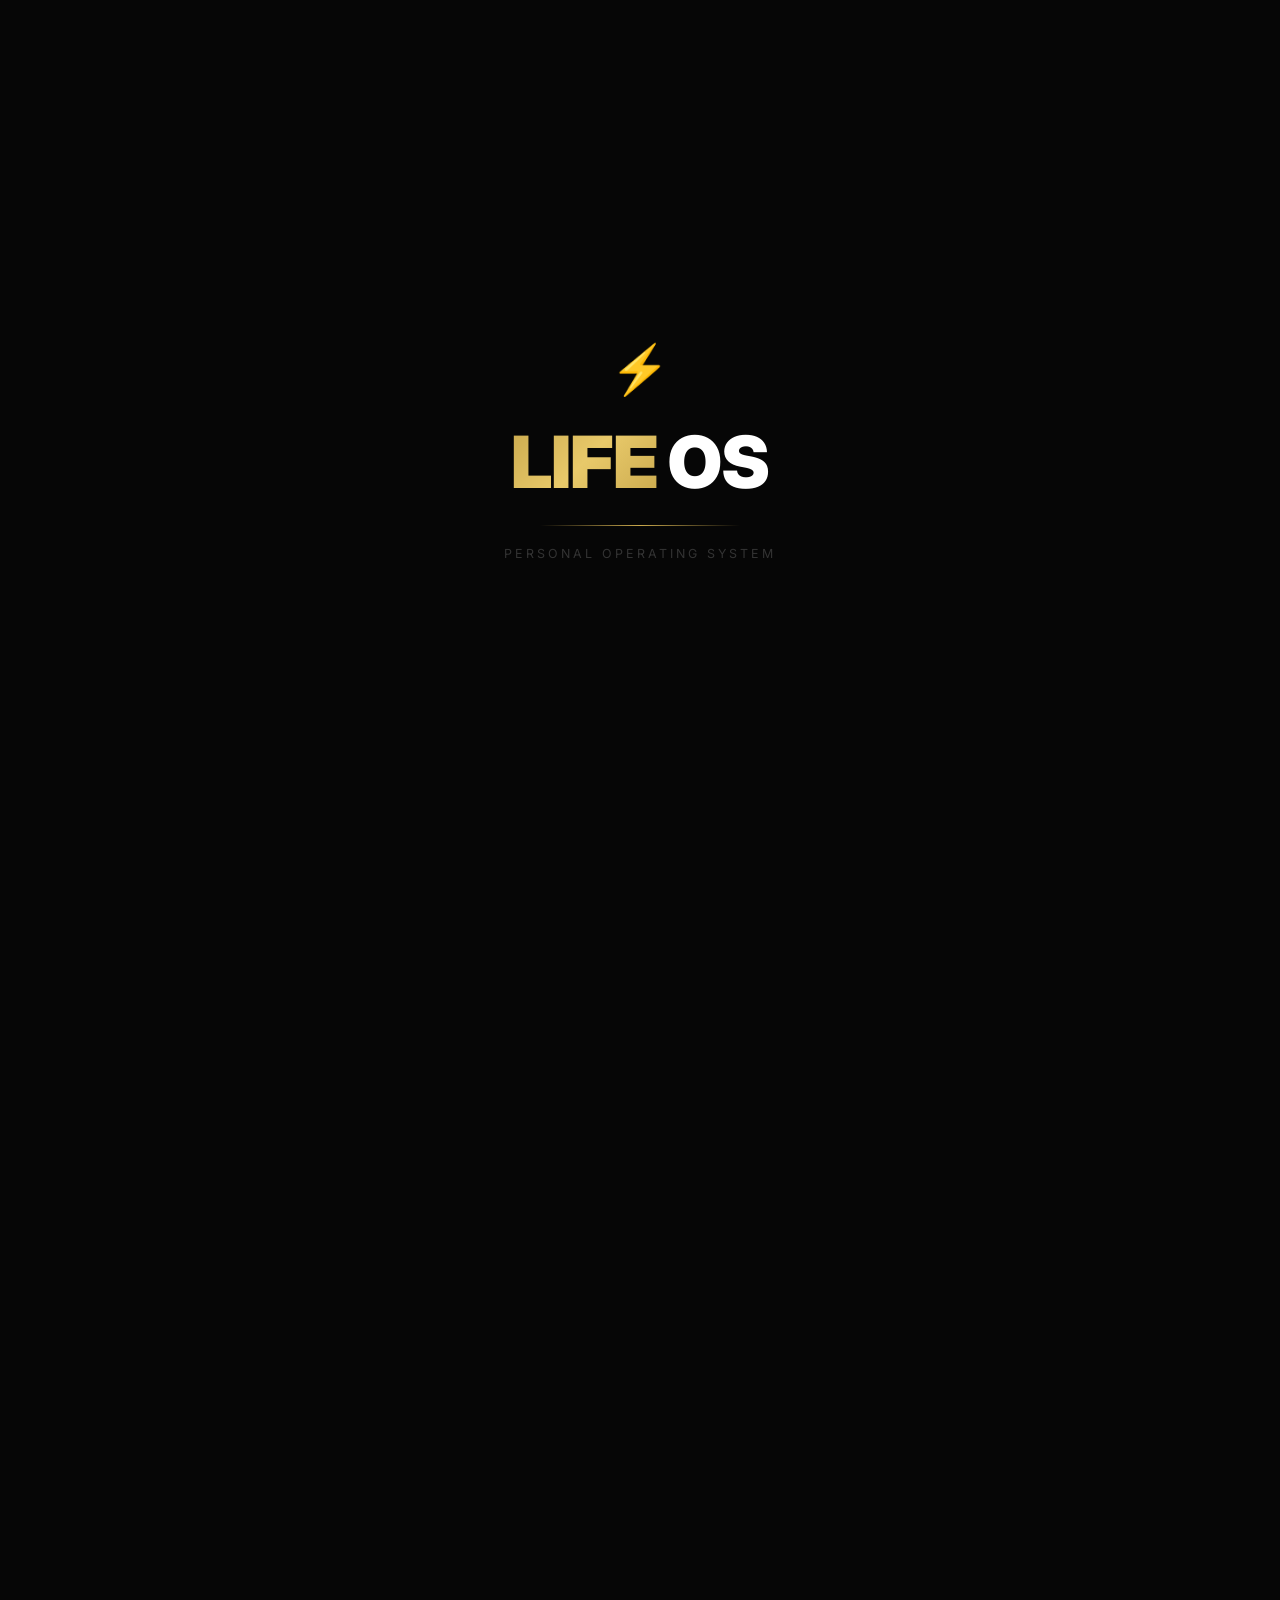
<file: index.html>
<!DOCTYPE html>
<html lang="en">
  
<head>
  <meta charset="UTF-8">
  <title>Life OS</title>
  <link rel="manifest" href="manifest.json">
  <meta name="theme-color" content="#c9a84c">
  <meta name="mobile-web-app-capable" content="yes">
  <meta name="apple-mobile-web-app-capable" content="yes">
  <meta name="apple-mobile-web-app-status-bar-style" content="black-translucent">
  <meta name="apple-mobile-web-app-title" content="Life OS">
  <meta name="viewport" content="width=device-width, initial-scale=1.0">
  <link href="https://fonts.googleapis.com/css2?family=Inter:wght@300;400;500;600;700;800;900&display=swap" rel="stylesheet">
  <style>
    * { margin: 0; padding: 0; box-sizing: border-box; }
    body {
      background: #060606;
      color: #f0f0f0;
      font-family: 'Inter', sans-serif;
      min-height: 100vh;
      overflow-x: hidden;
    }
    #splash {
      position: fixed;
      inset: 0;
      background: #060606;
      z-index: 1000;
      display: flex;
      flex-direction: column;
      align-items: center;
      justify-content: center;
      gap: 20px;
      transition: opacity 0.6s ease;
    }
    #splash.hide { opacity: 0; pointer-events: none; }
    .splash-bolt {
      font-size: 3rem;
      opacity: 0;
      transform: scale(0.5);
      animation: boltIn 0.6s ease 0.3s forwards;
    }
    .splash-title {
      font-size: clamp(2.5rem, 10vw, 4.5rem);
      font-weight: 900;
      letter-spacing: -1px;
      opacity: 0;
      transform: scale(0.8);
      animation: titleIn 0.7s ease 0.8s forwards;
    }
    .splash-title .s-life {
      background: linear-gradient(135deg, #c9a84c 0%, #e8c96a 50%, #c9a84c 100%);
      -webkit-background-clip: text;
      -webkit-text-fill-color: transparent;
      background-clip: text;
    }
    .splash-title .s-os { color: #fff; margin-left: 10px; }
    .splash-line {
      width: 0;
      height: 1px;
      background: linear-gradient(90deg, transparent, #c9a84c, transparent);
      animation: lineExpand 0.8s ease 1.3s forwards;
    }
    .splash-sub {
      font-size: 0.78rem;
      color: #333;
      letter-spacing: 3px;
      text-transform: uppercase;
      opacity: 0;
      animation: fadeIn 0.5s ease 1.6s forwards;
    }
    @keyframes boltIn {
      0%   { opacity: 0; transform: scale(0.3); filter: blur(10px); }
      60%  { transform: scale(1.2); }
      100% { opacity: 1; transform: scale(1); filter: blur(0); }
    }
    @keyframes titleIn {
      0%   { opacity: 0; transform: scale(0.8) translateY(10px); filter: blur(6px); }
      100% { opacity: 1; transform: scale(1) translateY(0); filter: blur(0); }
    }
    @keyframes lineExpand {
      0%   { width: 0; }
      100% { width: 200px; }
    }
    @keyframes fadeIn {
      0%   { opacity: 0; transform: translateY(6px); }
      100% { opacity: 1; transform: translateY(0); }
    }
    #canvas {
      position: fixed;
      top: 0; left: 0;
      width: 100%; height: 100%;
      z-index: 0;
      pointer-events: none;
      opacity: 0;
      transition: opacity 1s ease;
    }
    #canvas.show { opacity: 1; }
    .bg-glow {
      position: fixed;
      top: 0; left: 0;
      width: 100%; height: 100%;
      background:
        radial-gradient(ellipse at 15% 40%, rgba(201,168,76,0.08) 0%, transparent 55%),
        radial-gradient(ellipse at 85% 20%, rgba(201,168,76,0.05) 0%, transparent 45%),
        radial-gradient(ellipse at 50% 80%, rgba(201,168,76,0.04) 0%, transparent 40%);
      z-index: 0;
      pointer-events: none;
    }
    .container {
      position: relative;
      z-index: 1;
      max-width: 620px;
      margin: 0 auto;
      padding: 40px 20px 60px;
      opacity: 0;
      transform: translateY(20px);
      transition: opacity 0.8s ease, transform 0.8s ease;
    }
    .container.show { opacity: 1; transform: translateY(0); }
    .greeting { text-align: center; margin-bottom: 8px; }
    .greeting-text { font-size: 0.85rem; color: #555; letter-spacing: 1px; }
    .greeting-time { font-size: 0.78rem; color: #333; margin-top: 4px; }
    .hero { text-align: center; margin-bottom: 32px; margin-top: 16px; }
    .hero-tag {
      display: inline-flex;
      align-items: center;
      gap: 6px;
      padding: 6px 16px;
      background: rgba(201,168,76,0.08);
      border: 1px solid rgba(201,168,76,0.2);
      border-radius: 20px;
      font-size: 0.72rem;
      color: #c9a84c;
      letter-spacing: 2px;
      text-transform: uppercase;
      margin-bottom: 20px;
    }
    .hero h1 {
      font-size: clamp(3rem, 12vw, 5rem);
      font-weight: 900;
      line-height: 1;
      margin-bottom: 12px;
      letter-spacing: -1px;
    }
    .life {
      background: linear-gradient(135deg, #c9a84c 0%, #e8c96a 50%, #c9a84c 100%);
      -webkit-background-clip: text;
      -webkit-text-fill-color: transparent;
      background-clip: text;
    }
    .os { color: #ffffff; margin-left: 12px; }
    .hero-sub { font-size: 0.92rem; color: #444; line-height: 1.7; margin-bottom: 10px; }
    .hero-name { font-size: 0.78rem; color: #2a2a2a; font-weight: 500; }
    .hero-name span { color: #c9a84c; font-weight: 600; }
    .dashboard {
      background: rgba(201,168,76,0.04);
      border: 1px solid rgba(201,168,76,0.15);
      border-radius: 20px;
      padding: 20px;
      margin-bottom: 20px;
      position: relative;
      overflow: hidden;
      opacity: 0;
      transform: translateY(16px);
      transition: opacity 0.5s ease, transform 0.5s ease;
    }
    .dashboard.show { opacity: 1; transform: translateY(0); }
    .dashboard::before {
      content: '';
      position: absolute;
      top: -60px; right: -60px;
      width: 180px; height: 180px;
      background: radial-gradient(circle, rgba(201,168,76,0.08) 0%, transparent 70%);
      border-radius: 50%;
      pointer-events: none;
    }
    .dashboard-header {
      display: flex;
      align-items: center;
      justify-content: space-between;
      margin-bottom: 16px;
    }
    .dashboard-title {
      display: flex;
      align-items: center;
      gap: 8px;
      font-size: 0.72rem;
      color: #c9a84c;
      text-transform: uppercase;
      letter-spacing: 2px;
      font-weight: 700;
    }
    .dashboard-date { font-size: 0.72rem; color: #333; }
    .dash-stats {
      display: grid;
      grid-template-columns: repeat(3, 1fr);
      gap: 10px;
      margin-bottom: 16px;
    }
    .dash-stat {
      background: rgba(255,255,255,0.02);
      border: 1px solid rgba(255,255,255,0.04);
      border-radius: 12px;
      padding: 12px;
      text-align: center;
    }
    .dash-stat-num { font-size: 1.4rem; font-weight: 700; color: #c9a84c; line-height: 1; margin-bottom: 4px; }
    .dash-stat-label { font-size: 0.68rem; color: #333; text-transform: uppercase; letter-spacing: 0.5px; }
    .focus-section { border-top: 1px solid rgba(201,168,76,0.1); padding-top: 14px; }
    .focus-label { font-size: 0.7rem; color: #444; text-transform: uppercase; letter-spacing: 1px; margin-bottom: 10px; }
    .focus-item {
      display: flex;
      align-items: flex-start;
      gap: 10px;
      padding: 8px 0;
      font-size: 0.84rem;
      border-bottom: 1px solid rgba(255,255,255,0.03);
    }
    .focus-item:last-child { border-bottom: none; }
    .focus-item-text { color: #bbb; line-height: 1.5; }
    .focus-item-text b { color: #c9a84c; }
    .focus-item-sub { font-size: 0.72rem; color: #444; margin-top: 2px; }
    .focus-empty { font-size: 0.84rem; color: #333; line-height: 1.6; }
    .focus-empty b { color: #c9a84c; }
    .focus-cta {
      display: inline-block;
      margin-top: 12px;
      padding: 7px 18px;
      background: #c9a84c;
      color: #000;
      border-radius: 20px;
      font-size: 0.78rem;
      font-weight: 700;
      text-decoration: none;
    }
    .stats-bar {
      display: flex;
      justify-content: center;
      gap: 48px;
      margin-bottom: 28px;
      opacity: 0;
      transform: translateY(16px);
      transition: opacity 0.5s ease 0.1s, transform 0.5s ease 0.1s;
    }
    .stats-bar.show { opacity: 1; transform: translateY(0); }
    .stat { text-align: center; }
    .stat-num {
      font-size: 1.6rem;
      font-weight: 800;
      background: linear-gradient(135deg, #c9a84c, #e8c96a);
      -webkit-background-clip: text;
      -webkit-text-fill-color: transparent;
      background-clip: text;
    }
    .stat-label { font-size: 0.68rem; color: #333; text-transform: uppercase; letter-spacing: 1.5px; font-weight: 600; margin-top: 2px; }
    .grid { display: flex; flex-direction: column; gap: 10px; }
    .card {
      background: rgba(255,255,255,0.02);
      border: 1px solid rgba(255,255,255,0.06);
      border-radius: 16px;
      padding: 18px 20px;
      text-decoration: none;
      color: #f0f0f0;
      display: flex;
      align-items: center;
      gap: 16px;
      transition: all 0.3s ease;
      position: relative;
      overflow: hidden;
      opacity: 0;
      transform: translateY(20px);
    }
    .card.show { opacity: 1; transform: translateY(0); }
    .card::before {
      content: '';
      position: absolute;
      top: 0; left: 0;
      width: 2px;
      height: 100%;
      background: linear-gradient(180deg, #c9a84c, #e8c96a);
      transform: scaleY(0);
      transition: transform 0.3s ease;
      transform-origin: bottom;
    }
    .card:hover {
      border-color: rgba(201,168,76,0.25);
      transform: translateX(4px) !important;
      background: rgba(201,168,76,0.04);
    }
    .card:hover::before { transform: scaleY(1); }
    .card-icon {
      width: 44px;
      height: 44px;
      border-radius: 12px;
      display: flex;
      align-items: center;
      justify-content: center;
      font-size: 1.3rem;
      min-width: 44px;
    }
    .icon-study     { background: rgba(74,158,255,0.1);  border: 1px solid rgba(74,158,255,0.2); }
    .icon-journal   { background: rgba(201,168,76,0.1);  border: 1px solid rgba(201,168,76,0.2); }
    .icon-jee       { background: rgba(76,175,80,0.1);   border: 1px solid rgba(76,175,80,0.2); }
    .icon-habit     { background: rgba(255,100,50,0.1);  border: 1px solid rgba(255,100,50,0.2); }
    .icon-analytics { background: rgba(201,168,76,0.1);  border: 1px solid rgba(201,168,76,0.2); }
    .icon-pomodoro  { background: rgba(201,100,255,0.1); border: 1px solid rgba(201,100,255,0.2); }
    .icon-expense   { background: rgba(76,175,80,0.1);   border: 1px solid rgba(76,175,80,0.2); }
    .icon-flash     { background: rgba(255,200,50,0.1);  border: 1px solid rgba(255,200,50,0.2); }
    .card-body { flex: 1; }
    .card-title { font-size: 0.92rem; font-weight: 700; color: #e0e0e0; margin-bottom: 3px; }
    .card-desc  { font-size: 0.78rem; color: #3a3a3a; line-height: 1.5; }
    .card-arrow { font-size: 1rem; color: #222; transition: all 0.3s; }
    .card:hover .card-arrow { color: #c9a84c; transform: translateX(3px); }
    .tag {
      display: inline-flex;
      align-items: center;
      gap: 4px;
      padding: 2px 8px;
      border-radius: 8px;
      font-size: 0.65rem;
      font-weight: 700;
      margin-top: 5px;
      background: rgba(76,175,80,0.1);
      color: #4caf50;
      border: 1px solid rgba(76,175,80,0.2);
    }
    .footer {
      text-align: center;
      margin-top: 48px;
      font-size: 0.72rem;
      color: #1e1e1e;
      font-weight: 500;
      opacity: 0;
      transition: opacity 0.5s ease;
    }
    .footer.show { opacity: 1; }
    .footer span { color: #2a2a2a; }
  </style>
</head>
<body>

<div id="splash">
  <div class="splash-bolt">⚡</div>
  <div class="splash-title">
    <span class="s-life">LIFE</span><span class="s-os">OS</span>
  </div>
  <div class="splash-line"></div>
  <div class="splash-sub">Personal Operating System</div>
</div>

<canvas id="canvas"></canvas>
<div class="bg-glow"></div>

<div class="container" id="mainContent">

  <div class="greeting">
    <div class="greeting-text" id="greetingText"></div>
    <div class="greeting-time" id="greetingTime"></div>
  </div>

  <div class="hero">
    <div class="hero-tag">⚡ Personal Operating System</div>
    <h1><span class="life">LIFE</span><span class="os">OS</span></h1>
    <p class="hero-sub">A self-operating system for students<br>who think in systems, not hours.</p>
    <p class="hero-name">Built by <span>Arnav</span> · 17 · India</p>
  </div>

  <div class="dashboard" id="dashboard">
    <div class="dashboard-header">
      <div class="dashboard-title">🎯 Today's Dashboard</div>
      <div class="dashboard-date" id="dashDate"></div>
    </div>
    <div class="dash-stats">
      <div class="dash-stat">
        <div class="dash-stat-num" id="dashPomodoro">0</div>
        <div class="dash-stat-label">Sessions</div>
      </div>
      <div class="dash-stat">
        <div class="dash-stat-num" id="dashHabits">0</div>
        <div class="dash-stat-label">Habits Done</div>
      </div>
      <div class="dash-stat">
        <div class="dash-stat-num" id="dashJEE">0</div>
        <div class="dash-stat-label">JEE Sessions</div>
      </div>
    </div>
    <div class="focus-section">
      <div class="focus-label">🔍 Focus Recommendation</div>
      <div id="focusContent"></div>
    </div>
  </div>

  <div class="stats-bar" id="statsBar">
    <div class="stat">
      <div class="stat-num">8</div>
      <div class="stat-label">Features</div>
    </div>
    <div class="stat">
      <div class="stat-num">100+</div>
      <div class="stat-label">Commits</div>
    </div>
  </div>

  <div class="grid">
    <a href="Study-tracker/index.html" class="card" id="card0">
      <div class="card-icon icon-study">📚</div>
      <div class="card-body">
        <div class="card-title">Study Tracker</div>
        <div class="card-desc">Rate understanding across explain, logic and apply.</div>
        <span class="tag">✅ Live</span>
      </div>
      <div class="card-arrow">→</div>
    </a>

    <a href="Journal-tracker/index.html" class="card" id="card1">
      <div class="card-icon icon-journal">📓</div>
      <div class="card-body">
        <div class="card-title">Decision Journal</div>
        <div class="card-desc">Log one decision daily — decision, reasoning, change.</div>
        <span class="tag">✅ Live</span>
      </div>
      <div class="card-arrow">→</div>
    </a>

    <a href="JEE-tracker/index.html" class="card" id="card2">
      <div class="card-icon icon-jee">📊</div>
      <div class="card-body">
        <div class="card-title">JEE Progress Tracker</div>
        <div class="card-desc">Track accuracy and weak areas across all subjects.</div>
        <span class="tag">✅ Live</span>
      </div>
      <div class="card-arrow">→</div>
    </a>

    <a href="Habit-Tracker/index.html" class="card" id="card3">
      <div class="card-icon icon-habit">🔥</div>
      <div class="card-body">
        <div class="card-title">Habit Tracker</div>
        <div class="card-desc">Build daily streaks. Track consistency not perfection.</div>
        <span class="tag">✅ Live</span>
      </div>
      <div class="card-arrow">→</div>
    </a>

    <a href="Analytics/index.html" class="card" id="card4">
      <div class="card-icon icon-analytics">📈</div>
      <div class="card-body">
        <div class="card-title">Analytics Dashboard</div>
        <div class="card-desc">Visualize study depth, JEE accuracy and habit streaks.</div>
        <span class="tag">✅ Live</span>
      </div>
      <div class="card-arrow">→</div>
    </a>

    <a href="Pomodoro/index.html" class="card" id="card5">
      <div class="card-icon icon-pomodoro">⏱</div>
      <div class="card-body">
        <div class="card-title">Pomodoro Timer</div>
        <div class="card-desc">25/5 focus sessions with JEE session logging.</div>
        <span class="tag">✅ Live</span>
      </div>
      <div class="card-arrow">→</div>
    </a>

    <a href="Expense-Tracker/index.html" class="card" id="card6">
      <div class="card-icon icon-expense">💸</div>
      <div class="card-body">
        <div class="card-title">Expense Tracker</div>
        <div class="card-desc">Track spending in ₹ or $. Budget, savings goal and breakdown.</div>
        <span class="tag">✅ Live</span>
      </div>
      <div class="card-arrow">→</div>
    </a>

    <a href="Flashcards/index.html" class="card" id="card7">
      <div class="card-icon icon-flash">🃏</div>
      <div class="card-body">
        <div class="card-title">Flashcards</div>
        <div class="card-desc">Spaced repetition for JEE. Flip, rate and master topics daily.</div>
        <span class="tag">✅ Live</span>
      </div>
      <div class="card-arrow">→</div>
    </a>
  </div>

  <div class="footer" id="footer">
    <p>Life OS · HTML · CSS · JavaScript · <span>github.com/arnavl2209-netizen</span></p>
  </div>
</div>

<script>
window.onload = function() {
  setTimeout(function() {
    document.getElementById('splash').classList.add('hide');
    setTimeout(function() {
      document.getElementById('splash').style.display = 'none';
    }, 600);

    document.getElementById('mainContent').classList.add('show');
    document.getElementById('canvas').classList.add('show');

    setTimeout(function() { document.getElementById('dashboard').classList.add('show'); }, 200);
    setTimeout(function() { document.getElementById('statsBar').classList.add('show'); }, 350);

    for (var i = 0; i < 8; i++) {
      (function(index) {
        setTimeout(function() {
          var card = document.getElementById('card' + index);
          if (card) card.classList.add('show');
        }, 450 + index * 80);
      })(i);
    }

    setTimeout(function() {
      document.getElementById('footer').classList.add('show');
    }, 1100);

  }, 2500);

  var canvas = document.getElementById('canvas');
  var ctx = canvas.getContext('2d');
  canvas.width  = window.innerWidth;
  canvas.height = window.innerHeight;

  window.addEventListener('resize', function() {
    canvas.width  = window.innerWidth;
    canvas.height = window.innerHeight;
  });

  var pts = [];
  for (var i = 0; i < 70; i++) {
    pts.push({
      x:     Math.random() * canvas.width,
      y:     Math.random() * canvas.height,
      r:     Math.random() * 1.4 + 0.4,
      dx:    (Math.random() - 0.5) * 0.35,
      dy:    (Math.random() - 0.5) * 0.35,
      alpha: Math.random() * 0.45 + 0.1
    });
  }

  function draw() {
    ctx.clearRect(0, 0, canvas.width, canvas.height);
    pts.forEach(function(p) {
      ctx.beginPath();
      ctx.arc(p.x, p.y, p.r, 0, Math.PI * 2);
      ctx.fillStyle = 'rgba(201,168,76,' + p.alpha + ')';
      ctx.fill();
      p.x += p.dx;
      p.y += p.dy;
      if (p.x < 0 || p.x > canvas.width)  p.dx *= -1;
      if (p.y < 0 || p.y > canvas.height) p.dy *= -1;
    });
    requestAnimationFrame(draw);
  }
  draw();
};

function updateGreeting() {
  var h = new Date().getHours();
  var g = h < 12 ? 'Good Morning ⚡' : h < 17 ? 'Good Afternoon ⚡' : 'Good Evening ⚡';
  document.getElementById('greetingText').textContent = g;
  var now = new Date();
  document.getElementById('greetingTime').textContent =
    now.toLocaleDateString('en-IN', { weekday:'long', day:'numeric', month:'long' }) +
    ' · ' + now.toLocaleTimeString([], { hour:'2-digit', minute:'2-digit' });
  document.getElementById('dashDate').textContent =
    now.toLocaleDateString('en-IN', { day:'numeric', month:'short' });
}
updateGreeting();
setInterval(updateGreeting, 60000);

var today     = new Date().toDateString();
var pomoToday = JSON.parse(localStorage.getItem('pomo_today'))   || { date:'', count:0 };
var todayLog  = JSON.parse(localStorage.getItem('lifeos_today')) || { date:'', done:[] };
var jeeData   = JSON.parse(localStorage.getItem('lifeos_jee'))   || [];

document.getElementById('dashPomodoro').textContent = pomoToday.date === today ? pomoToday.count : 0;
document.getElementById('dashHabits').textContent   = todayLog.date === today  ? todayLog.done.length : 0;
document.getElementById('dashJEE').textContent      = jeeData.filter(function(e){
  return e.date === new Date().toLocaleDateString('en-IN',{day:'numeric',month:'short',year:'numeric'});
}).length;

function buildRecommendations() {
  var jeeEntries   = JSON.parse(localStorage.getItem('lifeos_jee'))     || [];
  var studyEntries = JSON.parse(localStorage.getItem('lifeOS_entries')) || [];
  var content = document.getElementById('focusContent');
  var html = '';
  var count = 0;

  var weakTopics = jeeEntries.filter(function(e){ return e.accuracy < 60; });
  if (weakTopics.length > 0) {
    var w = weakTopics.reduce(function(a,b){ return a.accuracy < b.accuracy ? a : b; });
    html += '<div class="focus-item"><span>🔴</span><div><div class="focus-item-text">Revise <b>' + w.topic + '</b> — ' + w.accuracy + '% accuracy</div><div class="focus-item-sub">' + w.subject + '</div></div></div>';
    count++;
  }

  if (jeeEntries.length > 0 && count < 2) {
    var subs = {};
    jeeEntries.forEach(function(e){
      if (!subs[e.subject]) subs[e.subject] = { total:0, n:0 };
      subs[e.subject].total += e.accuracy;
      subs[e.subject].n++;
    });
    var low = null, lowAvg = 101;
    for (var s in subs) {
      var a = subs[s].total / subs[s].n;
      if (a < lowAvg) { lowAvg = a; low = s; }
    }
    if (low) {
      html += '<div class="focus-item"><span>📉</span><div><div class="focus-item-text"><b>' + low + '</b> needs attention — avg ' + Math.round(lowAvg) + '%</div><div class="focus-item-sub">Weakest subject</div></div></div>';
      count++;
    }
  }

  if (studyEntries.length > 0 && count < 2) {
    var r = studyEntries[studyEntries.length - 1];
    var avg = ((r.explain + r.logic + r.apply) / 3).toFixed(1);
    if (avg < 3.5) {
      html += '<div class="focus-item"><span>🟡</span><div><div class="focus-item-text">Revisit <b>' + r.topic + '</b> — ' + avg + '/5 depth</div><div class="focus-item-sub">Low depth score</div></div></div>';
    }
  }

  if (!html) {
    html = '<p class="focus-empty">No data yet. Log a session in <b>JEE Tracker</b> to get recommendations.</p><a href="JEE-tracker/index.html" class="focus-cta">Log a session →</a>';
  }

  content.innerHTML = html;
}
buildRecommendations();

if ('serviceWorker' in navigator) {
  navigator.serviceWorker.register('/life-os/sw.js');
}
</script>
</body>
</html>
</file>
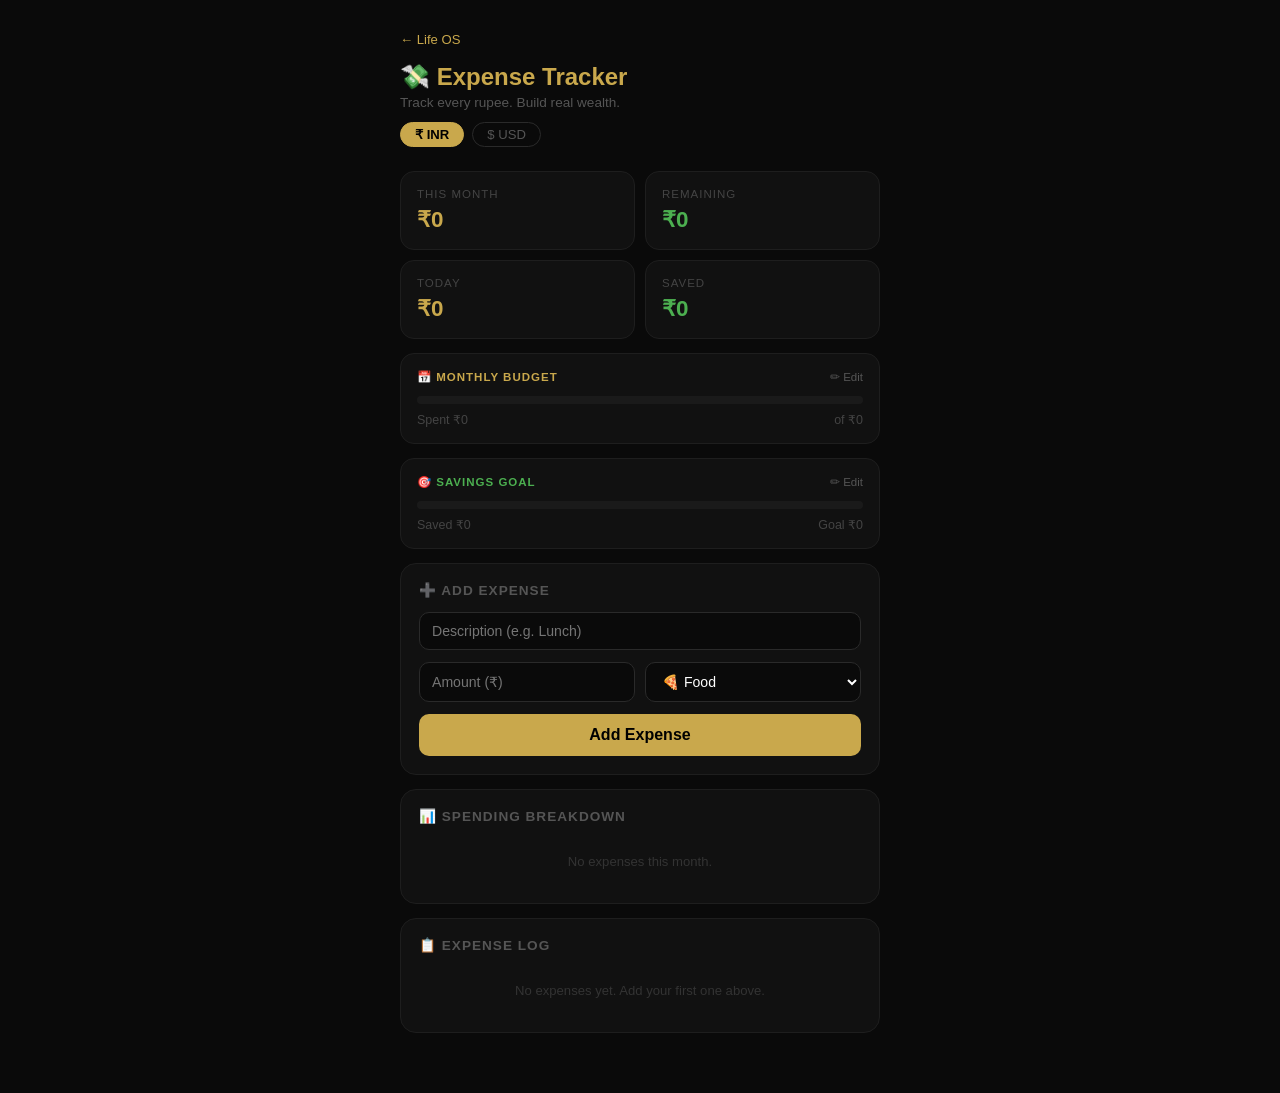
<file: Expense-Tracker/index.html>
<!DOCTYPE html>
<html lang="en">
<head>
  <meta charset="UTF-8">
  <meta name="viewport" content="width=device-width, initial-scale=1.0">
<meta name="theme-color" content="#0a0a0a">
<style>
  html { -webkit-text-size-adjust: 100%; }
  img, canvas { max-width: 100%; }
</style>
  <title>Life OS — Expense Tracker</title>
  <style>
    * { margin: 0; padding: 0; box-sizing: border-box; }
    body {
      background: #0a0a0a;
      color: #f0f0f0;
      font-family: 'Segoe UI', sans-serif;
      display: flex;
      justify-content: center;
      padding: 30px 20px;
      min-height: 100vh;
    }
    .page-loader {
      position: fixed;
      inset: 0;
      background: #060606;
      z-index: 999;
      display: flex;
      align-items: center;
      justify-content: center;
      transition: opacity 0.5s ease;
    }
    .page-loader.hide { opacity: 0; pointer-events: none; }
    .loader-bolt {
      font-size: 1.8rem;
      animation: loaderPulse 0.6s ease infinite alternate;
    }
    @keyframes loaderPulse {
      0%   { opacity: 0.3; transform: scale(0.9); }
      100% { opacity: 1;   transform: scale(1.1); }
    }
    .container {
      width: 100%;
      max-width: 480px;
      opacity: 0;
      transform: translateY(16px);
      transition: opacity 0.6s ease, transform 0.6s ease;
    }
    .container.show { opacity: 1; transform: translateY(0); }
    .header { margin-bottom: 24px; }
    .back { display: inline-block; color: #c9a84c; font-size: 0.82rem; text-decoration: none; margin-bottom: 16px; }
    h1 { color: #c9a84c; font-size: 1.5rem; margin-bottom: 4px; }
    .subtitle { color: #555; font-size: 0.85rem; }
    .currency-toggle {
      display: flex;
      align-items: center;
      gap: 8px;
      margin-top: 12px;
    }
    .currency-btn {
      padding: 4px 14px;
      border-radius: 20px;
      border: 1px solid #2a2a2a;
      background: none;
      color: #555;
      font-size: 0.82rem;
      cursor: pointer;
      transition: all 0.2s;
    }
    .currency-btn.active {
      background: #c9a84c;
      border-color: #c9a84c;
      color: #000;
      font-weight: bold;
    }
    .summary-grid {
      display: grid;
      grid-template-columns: 1fr 1fr;
      gap: 10px;
      margin-bottom: 14px;
    }
    .summary-card {
      background: #111;
      border: 1px solid #1e1e1e;
      border-radius: 14px;
      padding: 16px;
    }
    .summary-label {
      font-size: 0.72rem;
      color: #444;
      text-transform: uppercase;
      letter-spacing: 1px;
      margin-bottom: 6px;
    }
    .summary-amount {
      font-size: 1.4rem;
      font-weight: 700;
      color: #c9a84c;
    }
    .summary-amount.danger { color: #e05c5c; }
    .summary-amount.safe  { color: #4caf50; }
    .budget-card {
      background: #111;
      border: 1px solid #1e1e1e;
      border-radius: 14px;
      padding: 16px;
      margin-bottom: 14px;
    }
    .budget-header {
      display: flex;
      justify-content: space-between;
      align-items: center;
      margin-bottom: 12px;
    }
    .budget-title {
      font-size: 0.72rem;
      color: #c9a84c;
      text-transform: uppercase;
      letter-spacing: 1px;
      font-weight: 700;
    }
    .budget-edit {
      font-size: 0.72rem;
      color: #444;
      cursor: pointer;
      background: none;
      border: none;
      color: #555;
    }
    .budget-edit:hover { color: #c9a84c; }
    .budget-bar {
      background: #1a1a1a;
      border-radius: 10px;
      height: 8px;
      overflow: hidden;
      margin-bottom: 8px;
    }
    .budget-fill {
      height: 100%;
      border-radius: 10px;
      transition: width 0.5s ease, background 0.3s;
      background: #4caf50;
    }
    .budget-fill.warning { background: #c9a84c; }
    .budget-fill.danger  { background: #e05c5c; }
    .budget-meta {
      display: flex;
      justify-content: space-between;
      font-size: 0.78rem;
      color: #444;
    }
    .savings-card {
      background: #111;
      border: 1px solid #1e1e1e;
      border-radius: 14px;
      padding: 16px;
      margin-bottom: 14px;
    }
    .savings-header {
      display: flex;
      justify-content: space-between;
      align-items: center;
      margin-bottom: 12px;
    }
    .savings-title {
      font-size: 0.72rem;
      color: #4caf50;
      text-transform: uppercase;
      letter-spacing: 1px;
      font-weight: 700;
    }
    .savings-bar {
      background: #1a1a1a;
      border-radius: 10px;
      height: 8px;
      overflow: hidden;
      margin-bottom: 8px;
    }
    .savings-fill {
      height: 100%;
      border-radius: 10px;
      background: #4caf50;
      transition: width 0.5s ease;
    }
    .savings-meta {
      display: flex;
      justify-content: space-between;
      font-size: 0.78rem;
      color: #444;
    }
    .add-card {
      background: #111;
      border: 1px solid #1e1e1e;
      border-radius: 16px;
      padding: 18px;
      margin-bottom: 14px;
    }
    .add-card h2 {
      font-size: 0.85rem;
      color: #555;
      text-transform: uppercase;
      letter-spacing: 1px;
      margin-bottom: 14px;
    }
    .form-row {
      display: flex;
      gap: 10px;
      margin-bottom: 12px;
    }
    .form-row input,
    .form-row select {
      flex: 1;
      padding: 10px 12px;
      background: #0a0a0a;
      border: 1px solid #2a2a2a;
      border-radius: 10px;
      color: #fff;
      font-size: 0.88rem;
      outline: none;
    }
    .form-row input:focus,
    .form-row select:focus { border-color: #c9a84c; }
    .form-row select option { background: #111; }
    .add-btn {
      width: 100%;
      padding: 12px;
      background: #c9a84c;
      color: #000;
      font-size: 1rem;
      font-weight: bold;
      border: none;
      border-radius: 10px;
      cursor: pointer;
      transition: background 0.2s;
    }
    .add-btn:hover { background: #e0c068; }
    .breakdown-card {
      background: #111;
      border: 1px solid #1e1e1e;
      border-radius: 16px;
      padding: 18px;
      margin-bottom: 14px;
    }
    .breakdown-card h2 {
      font-size: 0.85rem;
      color: #555;
      text-transform: uppercase;
      letter-spacing: 1px;
      margin-bottom: 14px;
    }
    .breakdown-item {
      display: flex;
      justify-content: space-between;
      align-items: center;
      padding: 8px 0;
      border-bottom: 1px solid #1a1a1a;
      font-size: 0.85rem;
    }
    .breakdown-item:last-child { border-bottom: none; }
    .breakdown-cat { color: #aaa; }
    .breakdown-amt { color: #c9a84c; font-weight: 600; }
    .log-card {
      background: #111;
      border: 1px solid #1e1e1e;
      border-radius: 16px;
      padding: 18px;
      margin-bottom: 30px;
    }
    .log-card h2 {
      font-size: 0.85rem;
      color: #555;
      text-transform: uppercase;
      letter-spacing: 1px;
      margin-bottom: 14px;
    }
    .expense-entry {
      display: flex;
      justify-content: space-between;
      align-items: center;
      padding: 10px 0;
      border-bottom: 1px solid #1a1a1a;
      font-size: 0.85rem;
    }
    .expense-entry:last-child { border-bottom: none; }
    .expense-left { flex: 1; }
    .expense-desc { color: #f0f0f0; font-weight: 500; margin-bottom: 3px; }
    .expense-meta { font-size: 0.75rem; color: #444; }
    .expense-right {
      display: flex;
      align-items: center;
      gap: 12px;
    }
    .expense-amt { color: #c9a84c; font-weight: 700; font-size: 0.95rem; }
    .cat-badge {
      padding: 2px 8px;
      border-radius: 8px;
      font-size: 0.68rem;
      font-weight: bold;
    }
    .cat-Food        { background: rgba(255,150,50,0.1);  color: #ff9632; border: 1px solid #ff963244; }
    .cat-Books       { background: rgba(74,158,255,0.1);  color: #4a9eff; border: 1px solid #4a9eff44; }
    .cat-Transport   { background: rgba(201,168,76,0.1);  color: #c9a84c; border: 1px solid #c9a84c44; }
    .cat-Entertainment { background: rgba(201,100,255,0.1); color: #c964ff; border: 1px solid #c964ff44; }
    .cat-Health      { background: rgba(76,175,80,0.1);   color: #4caf50; border: 1px solid #4caf5044; }
    .cat-Shopping    { background: rgba(255,80,100,0.1);  color: #ff5064; border: 1px solid #ff506444; }
    .cat-Other       { background: rgba(150,150,150,0.1); color: #888;    border: 1px solid #88888844; }
    .delete-btn {
      background: none;
      border: none;
      color: #2a2a2a;
      cursor: pointer;
      font-size: 0.8rem;
      transition: color 0.2s;
    }
    .delete-btn:hover { color: #e05c5c; }
    .empty { color: #333; font-size: 0.82rem; text-align: center; padding: 16px 0; }
    .modal-overlay {
      position: fixed; inset: 0;
      background: rgba(0,0,0,0.85);
      display: none;
      align-items: center;
      justify-content: center;
      z-index: 100;
      padding: 20px;
    }
    .modal-overlay.show { display: flex; }
    .modal {
      background: #141414;
      border: 1px solid #2a2a2a;
      border-radius: 20px;
      padding: 28px 24px;
      width: 100%;
      max-width: 360px;
    }
    .modal h2 { color: #c9a84c; font-size: 1rem; margin-bottom: 16px; }
    .modal input {
      width: 100%;
      padding: 10px 14px;
      background: #0a0a0a;
      border: 1px solid #2a2a2a;
      border-radius: 10px;
      color: #fff;
      font-size: 0.9rem;
      margin-bottom: 12px;
      outline: none;
    }
    .modal input:focus { border-color: #c9a84c; }
    .modal-btns { display: flex; gap: 10px; }
    .modal-btns button {
      flex: 1;
      padding: 10px;
      border-radius: 10px;
      border: none;
      cursor: pointer;
      font-weight: bold;
      font-size: 0.9rem;
    }
    .modal-save { background: #c9a84c; color: #000; }
    .modal-save:hover { background: #e0c068; }
    .modal-cancel { background: #1a1a1a; color: #555; border: 1px solid #2a2a2a; }
  </style>
</head>
<body>

<div class="page-loader" id="pageLoader">
  <div class="loader-bolt">⚡</div>
</div>

<div class="container" id="pageContent">
  <div class="header">
    <a href="../index.html" class="back">← Life OS</a>
    <h1>💸 Expense Tracker</h1>
    <p class="subtitle">Track every rupee. Build real wealth.</p>
    <div class="currency-toggle">
      <button class="currency-btn active" id="btnINR" onclick="setCurrency('INR')">₹ INR</button>
      <button class="currency-btn" id="btnUSD" onclick="setCurrency('USD')">$ USD</button>
    </div>
  </div>

  <div class="summary-grid">
    <div class="summary-card">
      <div class="summary-label">This Month</div>
      <div class="summary-amount" id="totalSpent">₹0</div>
    </div>
    <div class="summary-card">
      <div class="summary-label">Remaining</div>
      <div class="summary-amount" id="totalRemaining">₹0</div>
    </div>
    <div class="summary-card">
      <div class="summary-label">Today</div>
      <div class="summary-amount" id="todaySpent">₹0</div>
    </div>
    <div class="summary-card">
      <div class="summary-label">Saved</div>
      <div class="summary-amount safe" id="totalSaved">₹0</div>
    </div>
  </div>

  <div class="budget-card">
    <div class="budget-header">
      <div class="budget-title">📅 Monthly Budget</div>
      <button class="budget-edit" onclick="openBudgetModal()">✏ Edit</button>
    </div>
    <div class="budget-bar">
      <div class="budget-fill" id="budgetFill" style="width:0%"></div>
    </div>
    <div class="budget-meta">
      <span id="budgetSpent">Spent ₹0</span>
      <span id="budgetTotal">of ₹0</span>
    </div>
  </div>

  <div class="savings-card">
    <div class="savings-header">
      <div class="savings-title">🎯 Savings Goal</div>
      <button class="budget-edit" onclick="openSavingsModal()">✏ Edit</button>
    </div>
    <div class="savings-bar">
      <div class="savings-fill" id="savingsFill" style="width:0%"></div>
    </div>
    <div class="savings-meta">
      <span id="savingsProgress">Saved ₹0</span>
      <span id="savingsGoal">Goal ₹0</span>
    </div>
  </div>

  <div class="add-card">
    <h2>➕ Add Expense</h2>
    <div class="form-row">
      <input type="text" id="expDesc" placeholder="Description (e.g. Lunch)">
    </div>
    <div class="form-row">
      <input type="number" id="expAmt" placeholder="Amount (₹)" min="0">
      <select id="expCat">
        <option value="Food">🍕 Food</option>
        <option value="Books">📚 Books</option>
        <option value="Transport">🚌 Transport</option>
        <option value="Entertainment">🎮 Entertainment</option>
        <option value="Health">💊 Health</option>
        <option value="Shopping">🛒 Shopping</option>
        <option value="Other">💰 Other</option>
      </select>
    </div>
    <button class="add-btn" onclick="addExpense()">Add Expense</button>
  </div>

  <div class="breakdown-card">
    <h2>📊 Spending Breakdown</h2>
    <div id="breakdownList">
      <p class="empty">No expenses yet.</p>
    </div>
  </div>

  <div class="log-card">
    <h2>📋 Expense Log</h2>
    <p class="empty" id="logEmpty">No expenses yet. Add your first one above.</p>
    <div id="expenseList"></div>
  </div>
</div>

<!-- Budget Modal -->
<div class="modal-overlay" id="budgetModal">
  <div class="modal">
    <h2>Set Monthly Budget</h2>
    <input type="number" id="budgetInput" placeholder="e.g. 5000">
    <div class="modal-btns">
      <button class="modal-cancel" onclick="closeModal('budgetModal')">Cancel</button>
      <button class="modal-save" onclick="saveBudget()">Save</button>
    </div>
  </div>
</div>

<!-- Savings Modal -->
<div class="modal-overlay" id="savingsModal">
  <div class="modal">
    <h2>Set Savings Goal</h2>
    <input type="number" id="savingsInput" placeholder="e.g. 10000">
    <div class="modal-btns">
      <button class="modal-cancel" onclick="closeModal('savingsModal')">Cancel</button>
      <button class="modal-save" onclick="saveSavingsGoal()">Save</button>
    </div>
  </div>
</div>

<script>
// Animation
document.addEventListener('DOMContentLoaded', function() {
  setTimeout(function() {
    var loader  = document.getElementById('pageLoader');
    var content = document.getElementById('pageContent');
    if (loader)  { loader.classList.add('hide'); setTimeout(function(){ loader.style.display='none'; }, 500); }
    if (content) content.classList.add('show');
  }, 600);
});

var RATE    = 83;
var currency = localStorage.getItem('expense_currency') || 'INR';
var budget   = parseInt(localStorage.getItem('expense_budget'))  || 0;
var savings  = parseInt(localStorage.getItem('expense_savings')) || 0;
var expenses = JSON.parse(localStorage.getItem('expense_log'))   || [];

setCurrency(currency);
renderAll();

function setCurrency(c) {
  currency = c;
  localStorage.setItem('expense_currency', c);
  document.getElementById('btnINR').classList.toggle('active', c === 'INR');
  document.getElementById('btnUSD').classList.toggle('active', c === 'USD');
  renderAll();
}

function fmt(amt) {
  if (currency === 'USD') {
    return '$' + (amt / RATE).toFixed(2);
  }
  return '₹' + amt.toLocaleString('en-IN');
}

function addExpense() {
  var desc = document.getElementById('expDesc').value.trim();
  var amt  = parseFloat(document.getElementById('expAmt').value);
  var cat  = document.getElementById('expCat').value;

  if (!desc || !amt || amt <= 0) { alert('Please fill in description and amount.'); return; }

  var e = {
    id:   Date.now(),
    desc: desc,
    amt:  amt,
    cat:  cat,
    date: new Date().toLocaleDateString('en-IN', { day:'numeric', month:'short', year:'numeric' }),
    time: new Date().toLocaleTimeString([], { hour:'2-digit', minute:'2-digit' })
  };

  expenses.push(e);
  localStorage.setItem('expense_log', JSON.stringify(expenses));
  document.getElementById('expDesc').value = '';
  document.getElementById('expAmt').value  = '';
  renderAll();
}

function deleteExpense(id) {
  expenses = expenses.filter(function(e){ return e.id !== id; });
  localStorage.setItem('expense_log', JSON.stringify(expenses));
  renderAll();
}

function openBudgetModal()  { document.getElementById('budgetModal').classList.add('show'); }
function openSavingsModal() { document.getElementById('savingsModal').classList.add('show'); }
function closeModal(id)     { document.getElementById(id).classList.remove('show'); }

function saveBudget() {
  var val = parseInt(document.getElementById('budgetInput').value);
  if (!val || val <= 0) { alert('Enter a valid amount.'); return; }
  budget = val;
  localStorage.setItem('expense_budget', budget);
  closeModal('budgetModal');
  renderAll();
}

function saveSavingsGoal() {
  var val = parseInt(document.getElementById('savingsInput').value);
  if (!val || val <= 0) { alert('Enter a valid amount.'); return; }
  savings = val;
  localStorage.setItem('expense_savings', savings);
  closeModal('savingsModal');
  renderAll();
}

function renderAll() {
  var now       = new Date();
  var thisMonth = now.getMonth();
  var thisYear  = now.getFullYear();
  var today     = now.toLocaleDateString('en-IN', { day:'numeric', month:'short', year:'numeric' });

  var monthExpenses = expenses.filter(function(e) {
    var d = new Date(e.id);
    return d.getMonth() === thisMonth && d.getFullYear() === thisYear;
  });

  var totalSpent    = monthExpenses.reduce(function(a,e){ return a + e.amt; }, 0);
  var todaySpent    = expenses.filter(function(e){ return e.date === today; }).reduce(function(a,e){ return a + e.amt; }, 0);
  var remaining     = Math.max(budget - totalSpent, 0);
  var saved         = Math.max(budget - totalSpent, 0);
  var budgetPct     = budget > 0 ? Math.min((totalSpent / budget) * 100, 100) : 0;
  var savingsPct    = savings > 0 ? Math.min((saved / savings) * 100, 100) : 0;

  document.getElementById('totalSpent').textContent     = fmt(totalSpent);
  document.getElementById('totalRemaining').textContent = fmt(remaining);
  document.getElementById('todaySpent').textContent     = fmt(todaySpent);
  document.getElementById('totalSaved').textContent     = fmt(saved);

  // Budget bar
  var fill = document.getElementById('budgetFill');
  fill.style.width = budgetPct + '%';
  fill.className   = 'budget-fill' + (budgetPct >= 90 ? ' danger' : budgetPct >= 70 ? ' warning' : '');
  document.getElementById('budgetSpent').textContent = 'Spent ' + fmt(totalSpent);
  document.getElementById('budgetTotal').textContent = 'of ' + fmt(budget);

  // Savings bar
  document.getElementById('savingsFill').style.width    = savingsPct + '%';
  document.getElementById('savingsProgress').textContent = 'Saved ' + fmt(saved);
  document.getElementById('savingsGoal').textContent     = 'Goal ' + fmt(savings);

  // Remaining color
  var remEl = document.getElementById('totalRemaining');
  remEl.className = 'summary-amount' + (remaining < budget * 0.2 ? ' danger' : remaining < budget * 0.5 ? '' : ' safe');

  // Breakdown
  var cats = {};
  monthExpenses.forEach(function(e) {
    cats[e.cat] = (cats[e.cat] || 0) + e.amt;
  });
  var breakEl = document.getElementById('breakdownList');
  if (Object.keys(cats).length === 0) {
    breakEl.innerHTML = '<p class="empty">No expenses this month.</p>';
  } else {
    var sorted = Object.keys(cats).sort(function(a,b){ return cats[b] - cats[a]; });
    breakEl.innerHTML = sorted.map(function(c) {
      return '<div class="breakdown-item">' +
        '<span class="breakdown-cat">' + c + '</span>' +
        '<span class="breakdown-amt">' + fmt(cats[c]) + '</span>' +
      '</div>';
    }).join('');
  }

  // Expense log
  var list  = document.getElementById('expenseList');
  var empty = document.getElementById('logEmpty');
  list.innerHTML = '';
  if (expenses.length === 0) { empty.style.display = 'block'; return; }
  empty.style.display = 'none';
  expenses.slice().reverse().forEach(function(e) {
    var div = document.createElement('div');
    div.className = 'expense-entry';
    div.innerHTML =
      '<div class="expense-left">' +
        '<div class="expense-desc">' + e.desc + '</div>' +
        '<div class="expense-meta">' + e.date + ' · ' + e.time + '</div>' +
      '</div>' +
      '<div class="expense-right">' +
        '<span class="cat-badge cat-' + e.cat + '">' + e.cat + '</span>' +
        '<span class="expense-amt">' + fmt(e.amt) + '</span>' +
        '<button class="delete-btn" onclick="deleteExpense(' + e.id + ')">✕</button>' +
      '</div>';
    list.appendChild(div);
  });
}
</script>
</body>
</html>
</file>
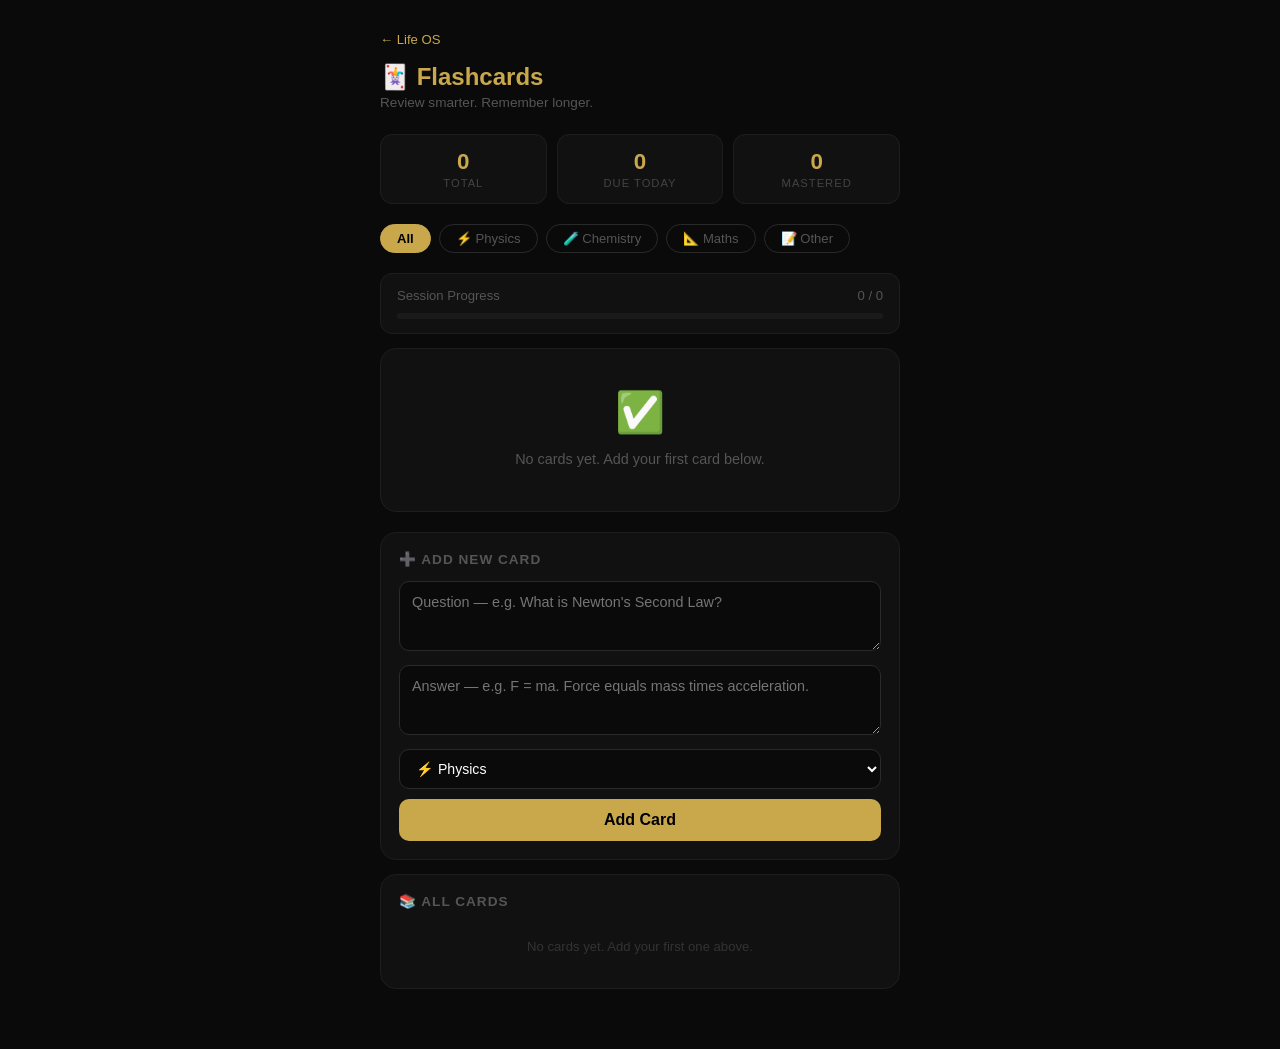
<file: Flashcard/index.html>
<!DOCTYPE html>
<html lang="en">
<head>
  <meta charset="UTF-8">
  <title>Life OS — Flashcards</title>
  <style>
    * { margin: 0; padding: 0; box-sizing: border-box; }
    body {
      background: #0a0a0a;
      color: #f0f0f0;
      font-family: 'Segoe UI', sans-serif;
      display: flex;
      justify-content: center;
      padding: 30px 20px;
      min-height: 100vh;
    }
    .page-loader {
      position: fixed;
      inset: 0;
      background: #060606;
      z-index: 999;
      display: flex;
      align-items: center;
      justify-content: center;
      transition: opacity 0.5s ease;
    }
    .page-loader.hide { opacity: 0; pointer-events: none; }
    .loader-bolt {
      font-size: 1.8rem;
      animation: loaderPulse 0.6s ease infinite alternate;
    }
    @keyframes loaderPulse {
      0%   { opacity: 0.3; transform: scale(0.9); }
      100% { opacity: 1;   transform: scale(1.1); }
    }
    .container {
      width: 100%;
      max-width: 520px;
      opacity: 0;
      transform: translateY(16px);
      transition: opacity 0.6s ease, transform 0.6s ease;
    }
    .container.show { opacity: 1; transform: translateY(0); }
    .back { display: inline-block; color: #c9a84c; font-size: 0.82rem; text-decoration: none; margin-bottom: 16px; }
    h1 { color: #c9a84c; font-size: 1.5rem; margin-bottom: 4px; }
    .subtitle { color: #555; font-size: 0.85rem; margin-bottom: 24px; }

    /* Stats row */
    .stats-row {
      display: grid;
      grid-template-columns: repeat(3, 1fr);
      gap: 10px;
      margin-bottom: 20px;
    }
    .stat-box {
      background: #111;
      border: 1px solid #1e1e1e;
      border-radius: 12px;
      padding: 14px;
      text-align: center;
    }
    .stat-num { font-size: 1.4rem; font-weight: 700; color: #c9a84c; }
    .stat-label { font-size: 0.7rem; color: #444; text-transform: uppercase; letter-spacing: 1px; margin-top: 2px; }

    /* Subject filter */
    .subject-tabs {
      display: flex;
      gap: 8px;
      margin-bottom: 20px;
      flex-wrap: wrap;
    }
    .sub-btn {
      padding: 6px 16px;
      border-radius: 20px;
      border: 1px solid #2a2a2a;
      background: none;
      color: #555;
      font-size: 0.82rem;
      cursor: pointer;
      transition: all 0.2s;
    }
    .sub-btn.active { background: #c9a84c; border-color: #c9a84c; color: #000; font-weight: bold; }

    /* Review section */
    .review-section {
      margin-bottom: 20px;
    }

    .card-scene {
      perspective: 1000px;
      height: 220px;
      margin-bottom: 16px;
      cursor: pointer;
    }

    .card-3d {
      width: 100%;
      height: 100%;
      position: relative;
      transform-style: preserve-3d;
      transition: transform 0.5s ease;
    }

    .card-3d.flipped { transform: rotateY(180deg); }

    .card-face {
      position: absolute;
      inset: 0;
      background: #111;
      border: 1px solid #1e1e1e;
      border-radius: 20px;
      display: flex;
      flex-direction: column;
      align-items: center;
      justify-content: center;
      padding: 24px;
      backface-visibility: hidden;
      text-align: center;
    }

    .card-face.back {
      transform: rotateY(180deg);
      background: #141200;
      border-color: #c9a84c44;
    }

    .card-label {
      font-size: 0.68rem;
      color: #444;
      text-transform: uppercase;
      letter-spacing: 2px;
      margin-bottom: 12px;
    }

    .card-text {
      font-size: 1.05rem;
      color: #f0f0f0;
      line-height: 1.6;
      font-weight: 500;
    }

    .card-face.back .card-text { color: #c9a84c; }

    .card-hint {
      position: absolute;
      bottom: 14px;
      font-size: 0.72rem;
      color: #2a2a2a;
    }

    .card-subject-badge {
      position: absolute;
      top: 14px;
      right: 14px;
      padding: 3px 10px;
      border-radius: 20px;
      font-size: 0.7rem;
      font-weight: bold;
    }

    .badge-Physics   { background: #1a2a3a; color: #4a9eff; border: 1px solid #4a9eff44; }
    .badge-Chemistry { background: #1a3a2a; color: #4caf50; border: 1px solid #4caf5044; }
    .badge-Maths     { background: #3a1a3a; color: #c97aff; border: 1px solid #c97aff44; }
    .badge-Other     { background: #2a2a2a; color: #888;    border: 1px solid #44444444; }

    /* Rating buttons */
    .rating-btns {
      display: grid;
      grid-template-columns: 1fr 1fr 1fr;
      gap: 8px;
      margin-bottom: 20px;
    }

    .rate-btn {
      padding: 10px;
      border-radius: 10px;
      border: none;
      font-size: 0.85rem;
      font-weight: bold;
      cursor: pointer;
      transition: all 0.2s;
    }

    .rate-missed  { background: #3a1a1a; color: #e05c5c; border: 1px solid #e05c5c44; }
    .rate-almost  { background: #3a3a1a; color: #c9a84c; border: 1px solid #c9a84c44; }
    .rate-got     { background: #1a3a1a; color: #4caf50; border: 1px solid #4caf5044; }

    .rate-missed:hover  { background: #e05c5c; color: #fff; }
    .rate-almost:hover  { background: #c9a84c; color: #000; }
    .rate-got:hover     { background: #4caf50; color: #000; }

    .no-cards {
      background: #111;
      border: 1px solid #1e1e1e;
      border-radius: 16px;
      padding: 40px 20px;
      text-align: center;
      margin-bottom: 20px;
    }

    .no-cards-icon { font-size: 2.5rem; margin-bottom: 12px; }
    .no-cards-text { color: #555; font-size: 0.9rem; line-height: 1.6; }
    .no-cards-text b { color: #c9a84c; }

    /* Add card section */
    .add-card {
      background: #111;
      border: 1px solid #1e1e1e;
      border-radius: 16px;
      padding: 18px;
      margin-bottom: 14px;
    }

    .add-card h2 {
      font-size: 0.85rem;
      color: #555;
      text-transform: uppercase;
      letter-spacing: 1px;
      margin-bottom: 14px;
    }

    textarea {
      width: 100%;
      padding: 12px;
      background: #0a0a0a;
      border: 1px solid #2a2a2a;
      border-radius: 10px;
      color: #fff;
      font-size: 0.9rem;
      resize: vertical;
      min-height: 70px;
      font-family: sans-serif;
      outline: none;
      margin-bottom: 10px;
    }

    textarea:focus { border-color: #c9a84c; }

    select {
      width: 100%;
      padding: 10px 12px;
      background: #0a0a0a;
      border: 1px solid #2a2a2a;
      border-radius: 10px;
      color: #fff;
      font-size: 0.88rem;
      margin-bottom: 10px;
      outline: none;
    }

    select:focus { border-color: #c9a84c; }
    select option { background: #111; }

    .add-btn {
      width: 100%;
      padding: 12px;
      background: #c9a84c;
      color: #000;
      font-size: 1rem;
      font-weight: bold;
      border: none;
      border-radius: 10px;
      cursor: pointer;
      transition: background 0.2s;
    }

    .add-btn:hover { background: #e0c068; }

    /* All cards list */
    .cards-list {
      background: #111;
      border: 1px solid #1e1e1e;
      border-radius: 16px;
      padding: 18px;
      margin-bottom: 30px;
    }

    .cards-list h2 {
      font-size: 0.85rem;
      color: #555;
      text-transform: uppercase;
      letter-spacing: 1px;
      margin-bottom: 14px;
    }

    .card-item {
      padding: 12px 0;
      border-bottom: 1px solid #1a1a1a;
    }

    .card-item:last-child { border-bottom: none; }

    .card-item-q {
      font-size: 0.88rem;
      color: #f0f0f0;
      font-weight: 500;
      margin-bottom: 4px;
    }

    .card-item-a {
      font-size: 0.8rem;
      color: #444;
      margin-bottom: 6px;
    }

    .card-item-footer {
      display: flex;
      justify-content: space-between;
      align-items: center;
    }

    .card-item-meta { font-size: 0.72rem; color: #333; }

    .delete-btn {
      background: none;
      border: none;
      color: #2a2a2a;
      cursor: pointer;
      font-size: 0.8rem;
      transition: color 0.2s;
    }

    .delete-btn:hover { color: #e05c5c; }
    .empty { color: #333; font-size: 0.82rem; text-align: center; padding: 16px 0; }

    /* Progress bar */
    .progress-wrap {
      background: #111;
      border: 1px solid #1e1e1e;
      border-radius: 12px;
      padding: 14px 16px;
      margin-bottom: 14px;
    }

    .progress-top {
      display: flex;
      justify-content: space-between;
      font-size: 0.82rem;
      color: #555;
      margin-bottom: 10px;
    }

    .progress-bar {
      background: #1a1a1a;
      border-radius: 10px;
      height: 6px;
      overflow: hidden;
    }

    .progress-fill {
      height: 100%;
      background: linear-gradient(90deg, #c9a84c, #e0c068);
      border-radius: 10px;
      transition: width 0.4s ease;
    }
  </style>
</head>
<body>

<div class="page-loader" id="pageLoader">
  <div class="loader-bolt">⚡</div>
</div>

<div class="container" id="pageContent">
  <a href="../index.html" class="back">← Life OS</a>
  <h1>🃏 Flashcards</h1>
  <p class="subtitle">Review smarter. Remember longer.</p>

  <div class="stats-row">
    <div class="stat-box">
      <div class="stat-num" id="statTotal">0</div>
      <div class="stat-label">Total</div>
    </div>
    <div class="stat-box">
      <div class="stat-num" id="statDue">0</div>
      <div class="stat-label">Due Today</div>
    </div>
    <div class="stat-box">
      <div class="stat-num" id="statMastered">0</div>
      <div class="stat-label">Mastered</div>
    </div>
  </div>

  <div class="subject-tabs">
    <button class="sub-btn active" onclick="setSubject('All')">All</button>
    <button class="sub-btn" onclick="setSubject('Physics')">⚡ Physics</button>
    <button class="sub-btn" onclick="setSubject('Chemistry')">🧪 Chemistry</button>
    <button class="sub-btn" onclick="setSubject('Maths')">📐 Maths</button>
    <button class="sub-btn" onclick="setSubject('Other')">📝 Other</button>
  </div>

  <div class="progress-wrap">
    <div class="progress-top">
      <span>Session Progress</span>
      <span id="progressText">0 / 0</span>
    </div>
    <div class="progress-bar">
      <div class="progress-fill" id="progressFill" style="width:0%"></div>
    </div>
  </div>

  <div id="reviewSection"></div>

  <div class="add-card">
    <h2>➕ Add New Card</h2>
    <textarea id="question" placeholder="Question — e.g. What is Newton's Second Law?"></textarea>
    <textarea id="answer" placeholder="Answer — e.g. F = ma. Force equals mass times acceleration."></textarea>
    <select id="subject">
      <option value="Physics">⚡ Physics</option>
      <option value="Chemistry">🧪 Chemistry</option>
      <option value="Maths">📐 Maths</option>
      <option value="Other">📝 Other</option>
    </select>
    <button class="add-btn" onclick="addCard()">Add Card</button>
  </div>

  <div class="cards-list">
    <h2>📚 All Cards</h2>
    <p class="empty" id="listEmpty">No cards yet. Add your first one above.</p>
    <div id="cardsList"></div>
  </div>
</div>

<script>
// Animation
document.addEventListener('DOMContentLoaded', function() {
  setTimeout(function() {
    var loader  = document.getElementById('pageLoader');
    var content = document.getElementById('pageContent');
    if (loader)  { loader.classList.add('hide'); setTimeout(function(){ loader.style.display='none'; }, 500); }
    if (content) content.classList.add('show');
  }, 600);
});

var cards        = JSON.parse(localStorage.getItem('lifeos_flashcards')) || [];
var currentSub   = 'All';
var sessionQueue = [];
var sessionIdx   = 0;
var flipped      = false;
var sessionDone  = 0;

function setSubject(sub) {
  currentSub = sub;
  document.querySelectorAll('.sub-btn').forEach(function(b) {
    b.classList.toggle('active', b.textContent.includes(sub) || (sub === 'All' && b.textContent === 'All'));
  });
  buildQueue();
  renderAll();
}

function buildQueue() {
  var today = new Date().toDateString();
  var pool  = cards.filter(function(c) {
    var subMatch = currentSub === 'All' || c.subject === currentSub;
    var due      = !c.nextReview || new Date(c.nextReview) <= new Date();
    return subMatch && due;
  });
  sessionQueue = pool.slice();
  sessionIdx   = 0;
  sessionDone  = 0;
  flipped      = false;
}

function addCard() {
  var q = document.getElementById('question').value.trim();
  var a = document.getElementById('answer').value.trim();
  var s = document.getElementById('subject').value;

  if (!q || !a) { alert('Please fill in both question and answer.'); return; }

  var card = {
    id:         Date.now(),
    question:   q,
    answer:     a,
    subject:    s,
    nextReview: new Date().toISOString(),
    interval:   1,
    mastered:   false,
    date:       new Date().toLocaleDateString('en-IN', { day:'numeric', month:'short' })
  };

  cards.push(card);
  save();
  document.getElementById('question').value = '';
  document.getElementById('answer').value   = '';
  buildQueue();
  renderAll();
}

function deleteCard(id) {
  cards = cards.filter(function(c){ return c.id !== id; });
  save();
  buildQueue();
  renderAll();
}

function rate(rating) {
  if (sessionIdx >= sessionQueue.length) return;

  var card = sessionQueue[sessionIdx];
  var idx  = cards.findIndex(function(c){ return c.id === card.id; });
  if (idx === -1) return;

  // Spaced repetition logic
  if (rating === 'got') {
    cards[idx].interval  = Math.min((cards[idx].interval || 1) * 2, 30);
    cards[idx].mastered  = cards[idx].interval >= 14;
  } else if (rating === 'almost') {
    cards[idx].interval  = Math.max((cards[idx].interval || 1), 1);
    cards[idx].mastered  = false;
  } else {
    cards[idx].interval  = 1;
    cards[idx].mastered  = false;
  }

  var next = new Date();
  next.setDate(next.getDate() + cards[idx].interval);
  cards[idx].nextReview = next.toISOString();

  save();
  sessionDone++;
  sessionIdx++;
  flipped = false;
  renderAll();
}

function flipCard() {
  var c3d = document.getElementById('card3d');
  if (!c3d) return;
  flipped = !flipped;
  c3d.classList.toggle('flipped', flipped);
}

function save() {
  localStorage.setItem('lifeos_flashcards', JSON.stringify(cards));
}

function renderAll() {
  renderStats();
  renderReview();
  renderList();
  renderProgress();
}

function renderStats() {
  var today    = new Date();
  var due      = cards.filter(function(c){
    var subMatch = currentSub === 'All' || c.subject === currentSub;
    return subMatch && (!c.nextReview || new Date(c.nextReview) <= today);
  }).length;
  var mastered = cards.filter(function(c){ return c.mastered; }).length;
  var total    = currentSub === 'All' ? cards.length : cards.filter(function(c){ return c.subject === currentSub; }).length;

  document.getElementById('statTotal').textContent    = total;
  document.getElementById('statDue').textContent      = due;
  document.getElementById('statMastered').textContent = mastered;
}

function renderProgress() {
  var total = sessionQueue.length + sessionDone;
  var pct   = total > 0 ? Math.round((sessionDone / total) * 100) : 0;
  document.getElementById('progressFill').style.width = pct + '%';
  document.getElementById('progressText').textContent = sessionDone + ' / ' + total;
}

function renderReview() {
  var section = document.getElementById('reviewSection');

  if (sessionQueue.length === 0) {
    buildQueue();
  }

  if (sessionIdx >= sessionQueue.length) {
    section.innerHTML =
      '<div class="no-cards">' +
        '<div class="no-cards-icon">✅</div>' +
        '<div class="no-cards-text">' +
          (cards.length === 0
            ? 'No cards yet. Add your first card below.'
            : sessionDone > 0
              ? '<b>' + sessionDone + ' cards reviewed!</b><br>All caught up for now. Come back tomorrow.'
              : 'No cards due right now.<br>Add more cards or switch subject.') +
        '</div>' +
      '</div>';
    return;
  }

  var c = sessionQueue[sessionIdx];

  section.innerHTML =
    '<div class="review-section">' +
      '<div class="card-scene" onclick="flipCard()">' +
        '<div class="card-3d" id="card3d">' +
          '<div class="card-face front">' +
            '<span class="card-subject-badge badge-' + c.subject + '">' + c.subject + '</span>' +
            '<div class="card-label">Question</div>' +
            '<div class="card-text">' + c.question + '</div>' +
            '<div class="card-hint">Tap to reveal answer</div>' +
          '</div>' +
          '<div class="card-face back">' +
            '<div class="card-label">Answer</div>' +
            '<div class="card-text">' + c.answer + '</div>' +
          '</div>' +
        '</div>' +
      '</div>' +
      '<div class="rating-btns">' +
        '<button class="rate-btn rate-missed" onclick="rate(\'missed\')">❌ Missed</button>' +
        '<button class="rate-btn rate-almost" onclick="rate(\'almost\')">🟡 Almost</button>' +
        '<button class="rate-btn rate-got"    onclick="rate(\'got\')">✅ Got it</button>' +
      '</div>' +
    '</div>';
}

function renderList() {
  var list  = document.getElementById('cardsList');
  var empty = document.getElementById('listEmpty');
  var pool  = currentSub === 'All' ? cards : cards.filter(function(c){ return c.subject === currentSub; });

  list.innerHTML = '';
  if (pool.length === 0) { empty.style.display = 'block'; return; }
  empty.style.display = 'none';

  pool.slice().reverse().forEach(function(c) {
    var div = document.createElement('div');
    div.className = 'card-item';
    div.innerHTML =
      '<div class="card-item-q">' + c.question + '</div>' +
      '<div class="card-item-a">' + c.answer + '</div>' +
      '<div class="card-item-footer">' +
        '<span class="card-item-meta">' +
          '<span class="card-subject-badge badge-' + c.subject + '" style="padding:2px 8px;border-radius:8px;font-size:0.68rem;font-weight:bold;">' + c.subject + '</span>' +
          (c.mastered ? ' · 🏆 Mastered' : '') +
        '</span>' +
        '<button class="delete-btn" onclick="deleteCard(' + c.id + ')">✕</button>' +
      '</div>';
    list.appendChild(div);
  });
}

buildQueue();
renderAll();
</script>
</body>
</html>
</file>
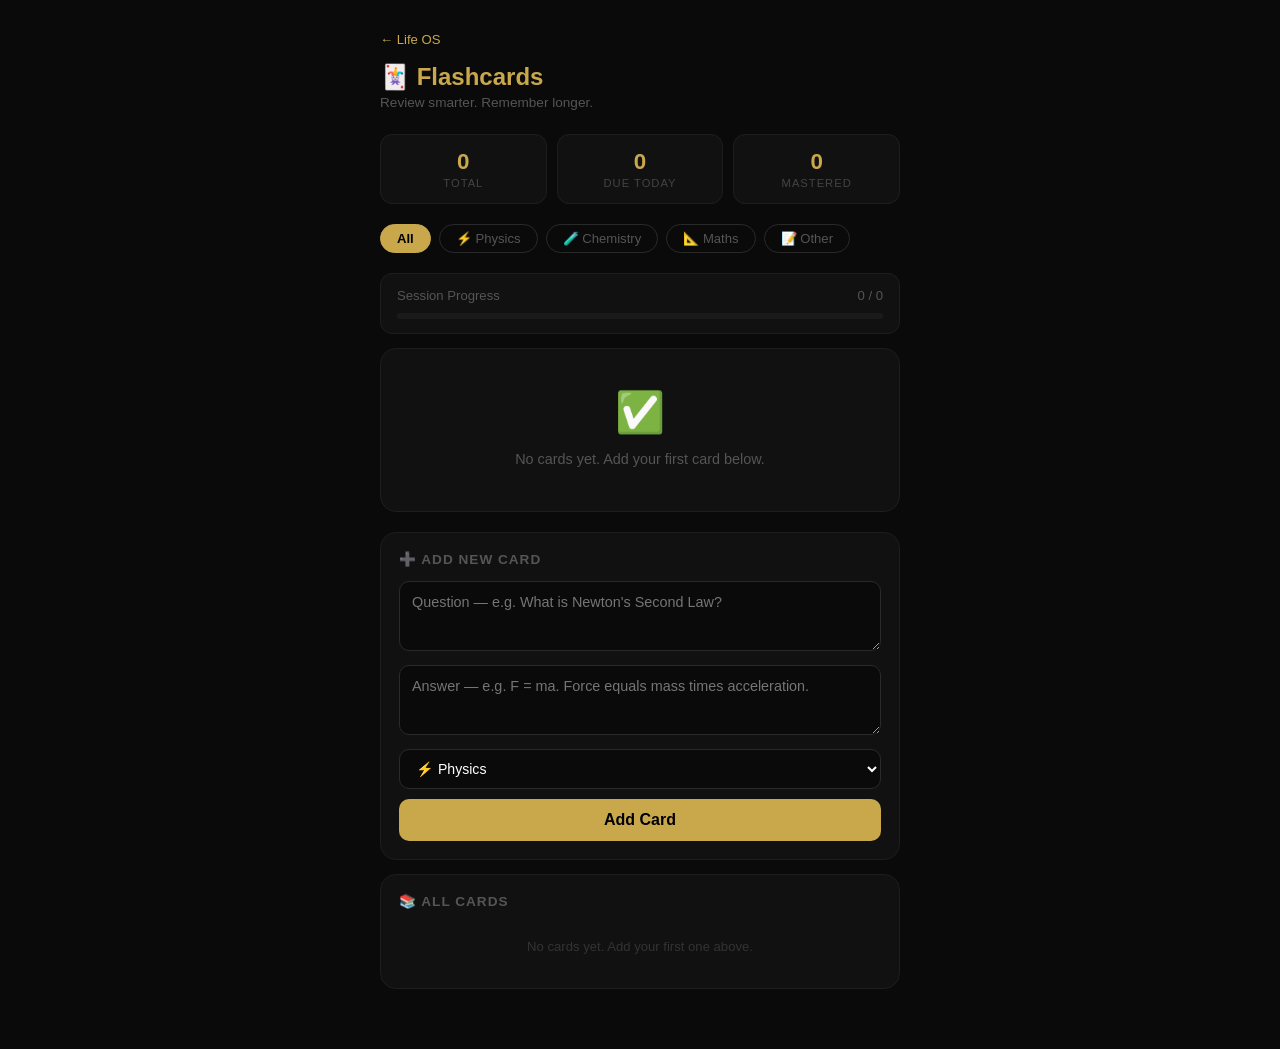
<file: Flashcards/index.html>
<!DOCTYPE html>
<html lang="en">
<head>
  <meta charset="UTF-8">
  <meta name="viewport" content="width=device-width, initial-scale=1.0">
<meta name="theme-color" content="#0a0a0a">
<style>
  html { -webkit-text-size-adjust: 100%; }
  img, canvas { max-width: 100%; }
</style>
  <title>Life OS — Flashcards</title>
  <style>
    * { margin: 0; padding: 0; box-sizing: border-box; }
    body {
      background: #0a0a0a;
      color: #f0f0f0;
      font-family: 'Segoe UI', sans-serif;
      display: flex;
      justify-content: center;
      padding: 30px 20px;
      min-height: 100vh;
    }
    .page-loader {
      position: fixed;
      inset: 0;
      background: #060606;
      z-index: 999;
      display: flex;
      align-items: center;
      justify-content: center;
      transition: opacity 0.5s ease;
    }
    .page-loader.hide { opacity: 0; pointer-events: none; }
    .loader-bolt {
      font-size: 1.8rem;
      animation: loaderPulse 0.6s ease infinite alternate;
    }
    @keyframes loaderPulse {
      0%   { opacity: 0.3; transform: scale(0.9); }
      100% { opacity: 1;   transform: scale(1.1); }
    }
    .container {
      width: 100%;
      max-width: 520px;
      opacity: 0;
      transform: translateY(16px);
      transition: opacity 0.6s ease, transform 0.6s ease;
    }
    .container.show { opacity: 1; transform: translateY(0); }
    .back { display: inline-block; color: #c9a84c; font-size: 0.82rem; text-decoration: none; margin-bottom: 16px; }
    h1 { color: #c9a84c; font-size: 1.5rem; margin-bottom: 4px; }
    .subtitle { color: #555; font-size: 0.85rem; margin-bottom: 24px; }

    /* Stats row */
    .stats-row {
      display: grid;
      grid-template-columns: repeat(3, 1fr);
      gap: 10px;
      margin-bottom: 20px;
    }
    .stat-box {
      background: #111;
      border: 1px solid #1e1e1e;
      border-radius: 12px;
      padding: 14px;
      text-align: center;
    }
    .stat-num { font-size: 1.4rem; font-weight: 700; color: #c9a84c; }
    .stat-label { font-size: 0.7rem; color: #444; text-transform: uppercase; letter-spacing: 1px; margin-top: 2px; }

    /* Subject filter */
    .subject-tabs {
      display: flex;
      gap: 8px;
      margin-bottom: 20px;
      flex-wrap: wrap;
    }
    .sub-btn {
      padding: 6px 16px;
      border-radius: 20px;
      border: 1px solid #2a2a2a;
      background: none;
      color: #555;
      font-size: 0.82rem;
      cursor: pointer;
      transition: all 0.2s;
    }
    .sub-btn.active { background: #c9a84c; border-color: #c9a84c; color: #000; font-weight: bold; }

    /* Review section */
    .review-section {
      margin-bottom: 20px;
    }

    .card-scene {
      perspective: 1000px;
      height: 220px;
      margin-bottom: 16px;
      cursor: pointer;
    }

    .card-3d {
      width: 100%;
      height: 100%;
      position: relative;
      transform-style: preserve-3d;
      transition: transform 0.5s ease;
    }

    .card-3d.flipped { transform: rotateY(180deg); }

    .card-face {
      position: absolute;
      inset: 0;
      background: #111;
      border: 1px solid #1e1e1e;
      border-radius: 20px;
      display: flex;
      flex-direction: column;
      align-items: center;
      justify-content: center;
      padding: 24px;
      backface-visibility: hidden;
      text-align: center;
    }

    .card-face.back {
      transform: rotateY(180deg);
      background: #141200;
      border-color: #c9a84c44;
    }

    .card-label {
      font-size: 0.68rem;
      color: #444;
      text-transform: uppercase;
      letter-spacing: 2px;
      margin-bottom: 12px;
    }

    .card-text {
      font-size: 1.05rem;
      color: #f0f0f0;
      line-height: 1.6;
      font-weight: 500;
    }

    .card-face.back .card-text { color: #c9a84c; }

    .card-hint {
      position: absolute;
      bottom: 14px;
      font-size: 0.72rem;
      color: #2a2a2a;
    }

    .card-subject-badge {
      position: absolute;
      top: 14px;
      right: 14px;
      padding: 3px 10px;
      border-radius: 20px;
      font-size: 0.7rem;
      font-weight: bold;
    }

    .badge-Physics   { background: #1a2a3a; color: #4a9eff; border: 1px solid #4a9eff44; }
    .badge-Chemistry { background: #1a3a2a; color: #4caf50; border: 1px solid #4caf5044; }
    .badge-Maths     { background: #3a1a3a; color: #c97aff; border: 1px solid #c97aff44; }
    .badge-Other     { background: #2a2a2a; color: #888;    border: 1px solid #44444444; }

    /* Rating buttons */
    .rating-btns {
      display: grid;
      grid-template-columns: 1fr 1fr 1fr;
      gap: 8px;
      margin-bottom: 20px;
    }

    .rate-btn {
      padding: 10px;
      border-radius: 10px;
      border: none;
      font-size: 0.85rem;
      font-weight: bold;
      cursor: pointer;
      transition: all 0.2s;
    }

    .rate-missed  { background: #3a1a1a; color: #e05c5c; border: 1px solid #e05c5c44; }
    .rate-almost  { background: #3a3a1a; color: #c9a84c; border: 1px solid #c9a84c44; }
    .rate-got     { background: #1a3a1a; color: #4caf50; border: 1px solid #4caf5044; }

    .rate-missed:hover  { background: #e05c5c; color: #fff; }
    .rate-almost:hover  { background: #c9a84c; color: #000; }
    .rate-got:hover     { background: #4caf50; color: #000; }

    .no-cards {
      background: #111;
      border: 1px solid #1e1e1e;
      border-radius: 16px;
      padding: 40px 20px;
      text-align: center;
      margin-bottom: 20px;
    }

    .no-cards-icon { font-size: 2.5rem; margin-bottom: 12px; }
    .no-cards-text { color: #555; font-size: 0.9rem; line-height: 1.6; }
    .no-cards-text b { color: #c9a84c; }

    /* Add card section */
    .add-card {
      background: #111;
      border: 1px solid #1e1e1e;
      border-radius: 16px;
      padding: 18px;
      margin-bottom: 14px;
    }

    .add-card h2 {
      font-size: 0.85rem;
      color: #555;
      text-transform: uppercase;
      letter-spacing: 1px;
      margin-bottom: 14px;
    }

    textarea {
      width: 100%;
      padding: 12px;
      background: #0a0a0a;
      border: 1px solid #2a2a2a;
      border-radius: 10px;
      color: #fff;
      font-size: 0.9rem;
      resize: vertical;
      min-height: 70px;
      font-family: sans-serif;
      outline: none;
      margin-bottom: 10px;
    }

    textarea:focus { border-color: #c9a84c; }

    select {
      width: 100%;
      padding: 10px 12px;
      background: #0a0a0a;
      border: 1px solid #2a2a2a;
      border-radius: 10px;
      color: #fff;
      font-size: 0.88rem;
      margin-bottom: 10px;
      outline: none;
    }

    select:focus { border-color: #c9a84c; }
    select option { background: #111; }

    .add-btn {
      width: 100%;
      padding: 12px;
      background: #c9a84c;
      color: #000;
      font-size: 1rem;
      font-weight: bold;
      border: none;
      border-radius: 10px;
      cursor: pointer;
      transition: background 0.2s;
    }

    .add-btn:hover { background: #e0c068; }

    /* All cards list */
    .cards-list {
      background: #111;
      border: 1px solid #1e1e1e;
      border-radius: 16px;
      padding: 18px;
      margin-bottom: 30px;
    }

    .cards-list h2 {
      font-size: 0.85rem;
      color: #555;
      text-transform: uppercase;
      letter-spacing: 1px;
      margin-bottom: 14px;
    }

    .card-item {
      padding: 12px 0;
      border-bottom: 1px solid #1a1a1a;
    }

    .card-item:last-child { border-bottom: none; }

    .card-item-q {
      font-size: 0.88rem;
      color: #f0f0f0;
      font-weight: 500;
      margin-bottom: 4px;
    }

    .card-item-a {
      font-size: 0.8rem;
      color: #444;
      margin-bottom: 6px;
    }

    .card-item-footer {
      display: flex;
      justify-content: space-between;
      align-items: center;
    }

    .card-item-meta { font-size: 0.72rem; color: #333; }

    .delete-btn {
      background: none;
      border: none;
      color: #2a2a2a;
      cursor: pointer;
      font-size: 0.8rem;
      transition: color 0.2s;
    }

    .delete-btn:hover { color: #e05c5c; }
    .empty { color: #333; font-size: 0.82rem; text-align: center; padding: 16px 0; }

    /* Progress bar */
    .progress-wrap {
      background: #111;
      border: 1px solid #1e1e1e;
      border-radius: 12px;
      padding: 14px 16px;
      margin-bottom: 14px;
    }

    .progress-top {
      display: flex;
      justify-content: space-between;
      font-size: 0.82rem;
      color: #555;
      margin-bottom: 10px;
    }

    .progress-bar {
      background: #1a1a1a;
      border-radius: 10px;
      height: 6px;
      overflow: hidden;
    }

    .progress-fill {
      height: 100%;
      background: linear-gradient(90deg, #c9a84c, #e0c068);
      border-radius: 10px;
      transition: width 0.4s ease;
    }
  </style>
</head>
<body>

<div class="page-loader" id="pageLoader">
  <div class="loader-bolt">⚡</div>
</div>

<div class="container" id="pageContent">
  <a href="../index.html" class="back">← Life OS</a>
  <h1>🃏 Flashcards</h1>
  <p class="subtitle">Review smarter. Remember longer.</p>

  <div class="stats-row">
    <div class="stat-box">
      <div class="stat-num" id="statTotal">0</div>
      <div class="stat-label">Total</div>
    </div>
    <div class="stat-box">
      <div class="stat-num" id="statDue">0</div>
      <div class="stat-label">Due Today</div>
    </div>
    <div class="stat-box">
      <div class="stat-num" id="statMastered">0</div>
      <div class="stat-label">Mastered</div>
    </div>
  </div>

  <div class="subject-tabs">
    <button class="sub-btn active" onclick="setSubject('All')">All</button>
    <button class="sub-btn" onclick="setSubject('Physics')">⚡ Physics</button>
    <button class="sub-btn" onclick="setSubject('Chemistry')">🧪 Chemistry</button>
    <button class="sub-btn" onclick="setSubject('Maths')">📐 Maths</button>
    <button class="sub-btn" onclick="setSubject('Other')">📝 Other</button>
  </div>

  <div class="progress-wrap">
    <div class="progress-top">
      <span>Session Progress</span>
      <span id="progressText">0 / 0</span>
    </div>
    <div class="progress-bar">
      <div class="progress-fill" id="progressFill" style="width:0%"></div>
    </div>
  </div>

  <div id="reviewSection"></div>

  <div class="add-card">
    <h2>➕ Add New Card</h2>
    <textarea id="question" placeholder="Question — e.g. What is Newton's Second Law?"></textarea>
    <textarea id="answer" placeholder="Answer — e.g. F = ma. Force equals mass times acceleration."></textarea>
    <select id="subject">
      <option value="Physics">⚡ Physics</option>
      <option value="Chemistry">🧪 Chemistry</option>
      <option value="Maths">📐 Maths</option>
      <option value="Other">📝 Other</option>
    </select>
    <button class="add-btn" onclick="addCard()">Add Card</button>
  </div>

  <div class="cards-list">
    <h2>📚 All Cards</h2>
    <p class="empty" id="listEmpty">No cards yet. Add your first one above.</p>
    <div id="cardsList"></div>
  </div>
</div>

<script>
// Animation
document.addEventListener('DOMContentLoaded', function() {
  setTimeout(function() {
    var loader  = document.getElementById('pageLoader');
    var content = document.getElementById('pageContent');
    if (loader)  { loader.classList.add('hide'); setTimeout(function(){ loader.style.display='none'; }, 500); }
    if (content) content.classList.add('show');
  }, 600);
});

var cards        = JSON.parse(localStorage.getItem('lifeos_flashcards')) || [];
var currentSub   = 'All';
var sessionQueue = [];
var sessionIdx   = 0;
var flipped      = false;
var sessionDone  = 0;

function setSubject(sub) {
  currentSub = sub;
  document.querySelectorAll('.sub-btn').forEach(function(b) {
    b.classList.toggle('active', b.textContent.includes(sub) || (sub === 'All' && b.textContent === 'All'));
  });
  buildQueue();
  renderAll();
}

function buildQueue() {
  var today = new Date().toDateString();
  var pool  = cards.filter(function(c) {
    var subMatch = currentSub === 'All' || c.subject === currentSub;
    var due      = !c.nextReview || new Date(c.nextReview) <= new Date();
    return subMatch && due;
  });
  sessionQueue = pool.slice();
  sessionIdx   = 0;
  sessionDone  = 0;
  flipped      = false;
}

function addCard() {
  var q = document.getElementById('question').value.trim();
  var a = document.getElementById('answer').value.trim();
  var s = document.getElementById('subject').value;

  if (!q || !a) { alert('Please fill in both question and answer.'); return; }

  var card = {
    id:         Date.now(),
    question:   q,
    answer:     a,
    subject:    s,
    nextReview: new Date().toISOString(),
    interval:   1,
    mastered:   false,
    date:       new Date().toLocaleDateString('en-IN', { day:'numeric', month:'short' })
  };

  cards.push(card);
  save();
  document.getElementById('question').value = '';
  document.getElementById('answer').value   = '';
  buildQueue();
  renderAll();
}

function deleteCard(id) {
  cards = cards.filter(function(c){ return c.id !== id; });
  save();
  buildQueue();
  renderAll();
}

function rate(rating) {
  if (sessionIdx >= sessionQueue.length) return;

  var card = sessionQueue[sessionIdx];
  var idx  = cards.findIndex(function(c){ return c.id === card.id; });
  if (idx === -1) return;

  // Spaced repetition logic
  if (rating === 'got') {
    cards[idx].interval  = Math.min((cards[idx].interval || 1) * 2, 30);
    cards[idx].mastered  = cards[idx].interval >= 14;
  } else if (rating === 'almost') {
    cards[idx].interval  = Math.max((cards[idx].interval || 1), 1);
    cards[idx].mastered  = false;
  } else {
    cards[idx].interval  = 1;
    cards[idx].mastered  = false;
  }

  var next = new Date();
  next.setDate(next.getDate() + cards[idx].interval);
  cards[idx].nextReview = next.toISOString();

  save();
  sessionDone++;
  sessionIdx++;
  flipped = false;
  renderAll();
}

function flipCard() {
  var c3d = document.getElementById('card3d');
  if (!c3d) return;
  flipped = !flipped;
  c3d.classList.toggle('flipped', flipped);
}

function save() {
  localStorage.setItem('lifeos_flashcards', JSON.stringify(cards));
}

function renderAll() {
  renderStats();
  renderReview();
  renderList();
  renderProgress();
}

function renderStats() {
  var today    = new Date();
  var due      = cards.filter(function(c){
    var subMatch = currentSub === 'All' || c.subject === currentSub;
    return subMatch && (!c.nextReview || new Date(c.nextReview) <= today);
  }).length;
  var mastered = cards.filter(function(c){ return c.mastered; }).length;
  var total    = currentSub === 'All' ? cards.length : cards.filter(function(c){ return c.subject === currentSub; }).length;

  document.getElementById('statTotal').textContent    = total;
  document.getElementById('statDue').textContent      = due;
  document.getElementById('statMastered').textContent = mastered;
}

function renderProgress() {
  var total = sessionQueue.length + sessionDone;
  var pct   = total > 0 ? Math.round((sessionDone / total) * 100) : 0;
  document.getElementById('progressFill').style.width = pct + '%';
  document.getElementById('progressText').textContent = sessionDone + ' / ' + total;
}

function renderReview() {
  var section = document.getElementById('reviewSection');

  if (sessionQueue.length === 0) {
    buildQueue();
  }

  if (sessionIdx >= sessionQueue.length) {
    section.innerHTML =
      '<div class="no-cards">' +
        '<div class="no-cards-icon">✅</div>' +
        '<div class="no-cards-text">' +
          (cards.length === 0
            ? 'No cards yet. Add your first card below.'
            : sessionDone > 0
              ? '<b>' + sessionDone + ' cards reviewed!</b><br>All caught up for now. Come back tomorrow.'
              : 'No cards due right now.<br>Add more cards or switch subject.') +
        '</div>' +
      '</div>';
    return;
  }

  var c = sessionQueue[sessionIdx];

  section.innerHTML =
    '<div class="review-section">' +
      '<div class="card-scene" onclick="flipCard()">' +
        '<div class="card-3d" id="card3d">' +
          '<div class="card-face front">' +
            '<span class="card-subject-badge badge-' + c.subject + '">' + c.subject + '</span>' +
            '<div class="card-label">Question</div>' +
            '<div class="card-text">' + c.question + '</div>' +
            '<div class="card-hint">Tap to reveal answer</div>' +
          '</div>' +
          '<div class="card-face back">' +
            '<div class="card-label">Answer</div>' +
            '<div class="card-text">' + c.answer + '</div>' +
          '</div>' +
        '</div>' +
      '</div>' +
      '<div class="rating-btns">' +
        '<button class="rate-btn rate-missed" onclick="rate(\'missed\')">❌ Missed</button>' +
        '<button class="rate-btn rate-almost" onclick="rate(\'almost\')">🟡 Almost</button>' +
        '<button class="rate-btn rate-got"    onclick="rate(\'got\')">✅ Got it</button>' +
      '</div>' +
    '</div>';
}

function renderList() {
  var list  = document.getElementById('cardsList');
  var empty = document.getElementById('listEmpty');
  var pool  = currentSub === 'All' ? cards : cards.filter(function(c){ return c.subject === currentSub; });

  list.innerHTML = '';
  if (pool.length === 0) { empty.style.display = 'block'; return; }
  empty.style.display = 'none';

  pool.slice().reverse().forEach(function(c) {
    var div = document.createElement('div');
    div.className = 'card-item';
    div.innerHTML =
      '<div class="card-item-q">' + c.question + '</div>' +
      '<div class="card-item-a">' + c.answer + '</div>' +
      '<div class="card-item-footer">' +
        '<span class="card-item-meta">' +
          '<span class="card-subject-badge badge-' + c.subject + '" style="padding:2px 8px;border-radius:8px;font-size:0.68rem;font-weight:bold;">' + c.subject + '</span>' +
          (c.mastered ? ' · 🏆 Mastered' : '') +
        '</span>' +
        '<button class="delete-btn" onclick="deleteCard(' + c.id + ')">✕</button>' +
      '</div>';
    list.appendChild(div);
  });
}

buildQueue();
renderAll();
</script>
</body>
</html>
</file>
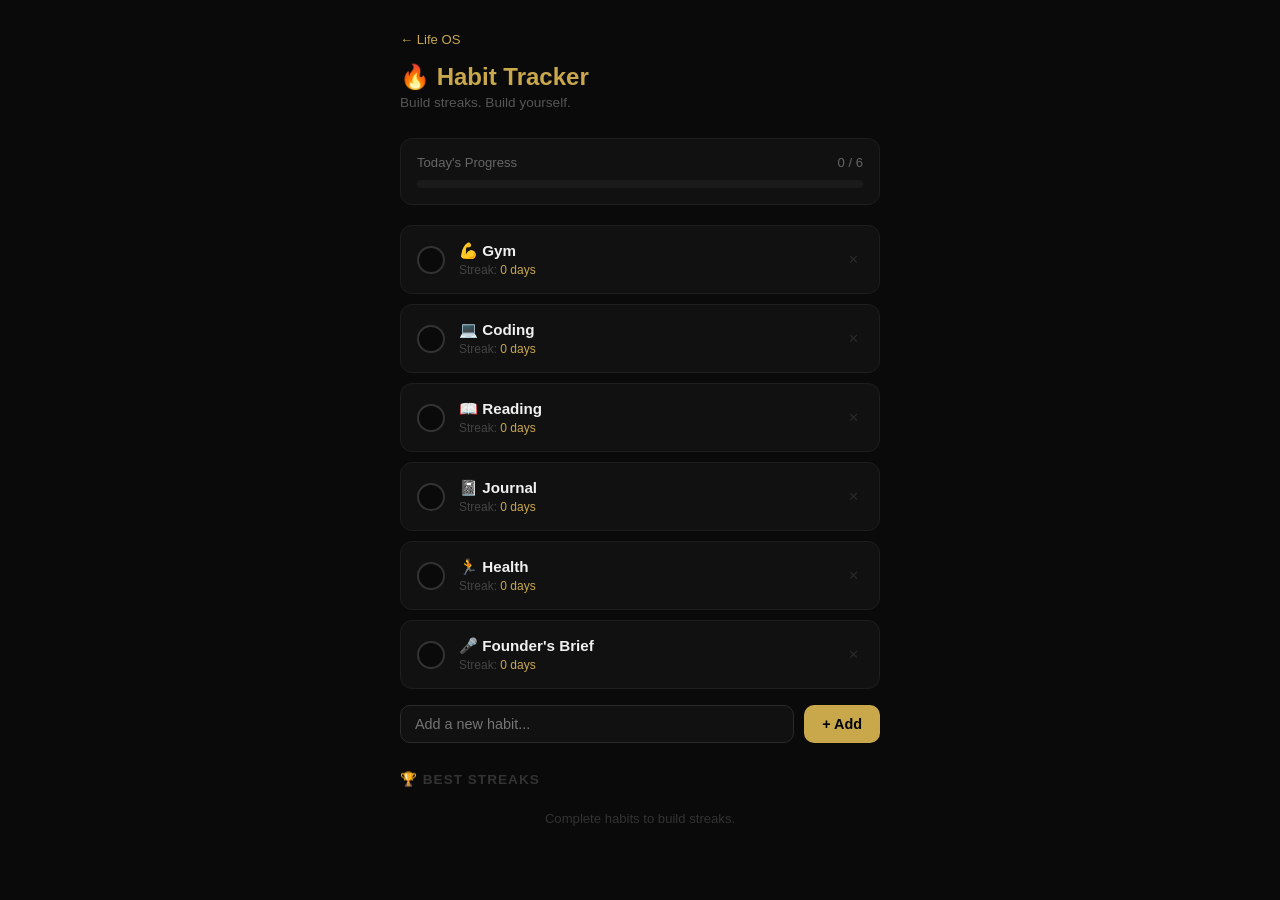
<file: Habit-Tracker/index.html>
<!DOCTYPE html>
<html lang="en">
<head>
  <meta charset="UTF-8">
  <meta name="viewport" content="width=device-width, initial-scale=1.0">
<meta name="theme-color" content="#0a0a0a">
<style>
  html { -webkit-text-size-adjust: 100%; }
  img, canvas { max-width: 100%; }
</style>
  <title>Life OS — Habit Tracker</title>
  <link rel="stylesheet" href="style.css">
</head>
<body>
  <div class="page-loader" id="pageLoader">
  <div class="loader-bolt">⚡</div>
</div>
<div class="container page-content" id="pageContent">
  <div class="header">
    <a href="../index.html" class="back">← Life OS</a>
    <h1>🔥 Habit Tracker</h1>
    <p class="subtitle">Build streaks. Build yourself.</p>
  </div>

  <div class="progress-wrap">
    <div class="progress-top">
      <span>Today's Progress</span>
      <span id="progressText">0 / 0</span>
    </div>
    <div class="progress-bar">
      <div class="progress-fill" id="progressFill"></div>
    </div>
  </div>

  <div id="habitList"></div>

  <div class="add-section">
    <input type="text" id="newHabit" placeholder="Add a new habit...">
    <button onclick="addHabit()">+ Add</button>
  </div>

  <div class="streak-section">
    <h2>🏆 Best Streaks</h2>
    <div id="streakList"></div>
  </div>
</div>
<script src="script.js"></script>
  <script>
document.addEventListener('DOMContentLoaded', function() {
  setTimeout(function() {
    var loader = document.getElementById('pageLoader');
    var content = document.getElementById('pageContent');
    if (loader) {
      loader.classList.add('hide');
      setTimeout(function() { loader.style.display = 'none'; }, 500);
    }
    if (content) content.classList.add('show');
  }, 600);
});
</script>
</body>
</html>
</file>
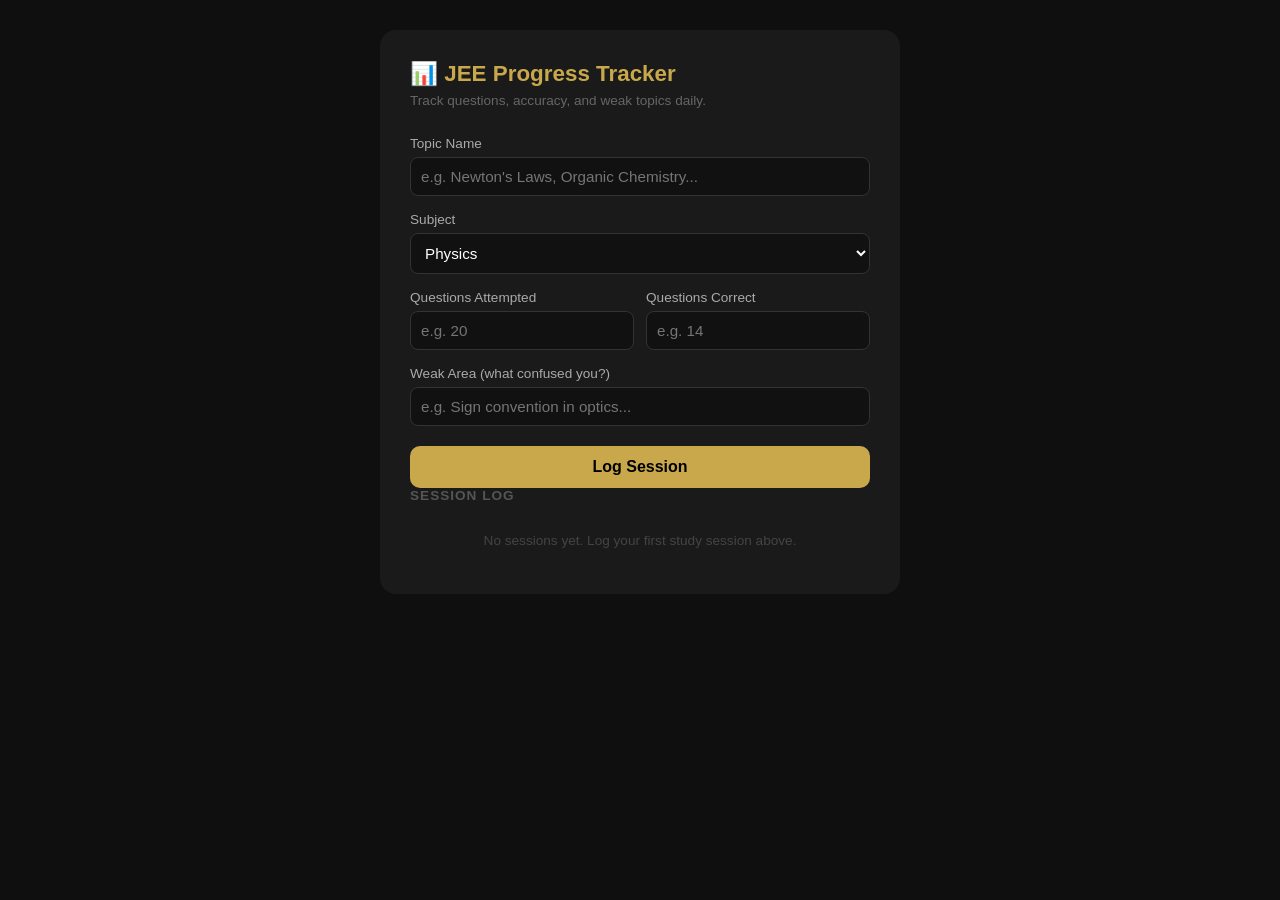
<file: JEE-tracker/index.html>
<!DOCTYPE html>
<html lang="en">
<head>
  <meta charset="UTF-8">
  <meta name="viewport" content="width=device-width, initial-scale=1.0">
<meta name="theme-color" content="#0a0a0a">
<style>
  html { -webkit-text-size-adjust: 100%; }
  img, canvas { max-width: 100%; }
</style>
  <title>Life OS — JEE Tracker</title>
  <link rel="stylesheet" href="style.css">
</head>
<body>
  <div class="page-loader" id="pageLoader">
  <div class="loader-bolt">⚡</div>
</div>
<div class="card page-content" id="pageContent">
  <h1>📊 JEE Progress Tracker</h1>
  <p class="subtitle">Track questions, accuracy, and weak topics daily.</p>

  <label>Topic Name</label>
  <input type="text" id="topic" placeholder="e.g. Newton's Laws, Organic Chemistry...">

  <label>Subject</label>
  <select id="subject">
    <option value="Physics">Physics</option>
    <option value="Chemistry">Chemistry</option>
    <option value="Maths">Maths</option>
  </select>

  <div class="row">
    <div class="col">
      <label>Questions Attempted</label>
      <input type="text" id="attempted" placeholder="e.g. 20">
    </div>
    <div class="col">
      <label>Questions Correct</label>
      <input type="text" id="correct" placeholder="e.g. 14">
    </div>
  </div>

  <label>Weak Area (what confused you?)</label>
  <input type="text" id="weak" placeholder="e.g. Sign convention in optics...">

  <button onclick="save()">Log Session</button>

  <div class="stats" id="statsBox" style="display:none">
    <span>Sessions <b id="statSessions">0</b></span>
    <span>Questions <b id="statQuestions">0</b></span>
    <span>Accuracy <b id="statAccuracy">0%</b></span>
    <span>Best <b id="statBest">—</b></span>
  </div>

  <div id="log">
    <h2>SESSION LOG</h2>
    <p class="empty" id="empty">No sessions yet. Log your first study session above.</p>
  </div>
</div>
<script src="script.js"></script>
  <script>
document.addEventListener('DOMContentLoaded', function() {
  setTimeout(function() {
    var loader = document.getElementById('pageLoader');
    var content = document.getElementById('pageContent');
    if (loader) {
      loader.classList.add('hide');
      setTimeout(function() { loader.style.display = 'none'; }, 500);
    }
    if (content) content.classList.add('show');
  }, 600);
});
</script>
</body>
</html>
</file>
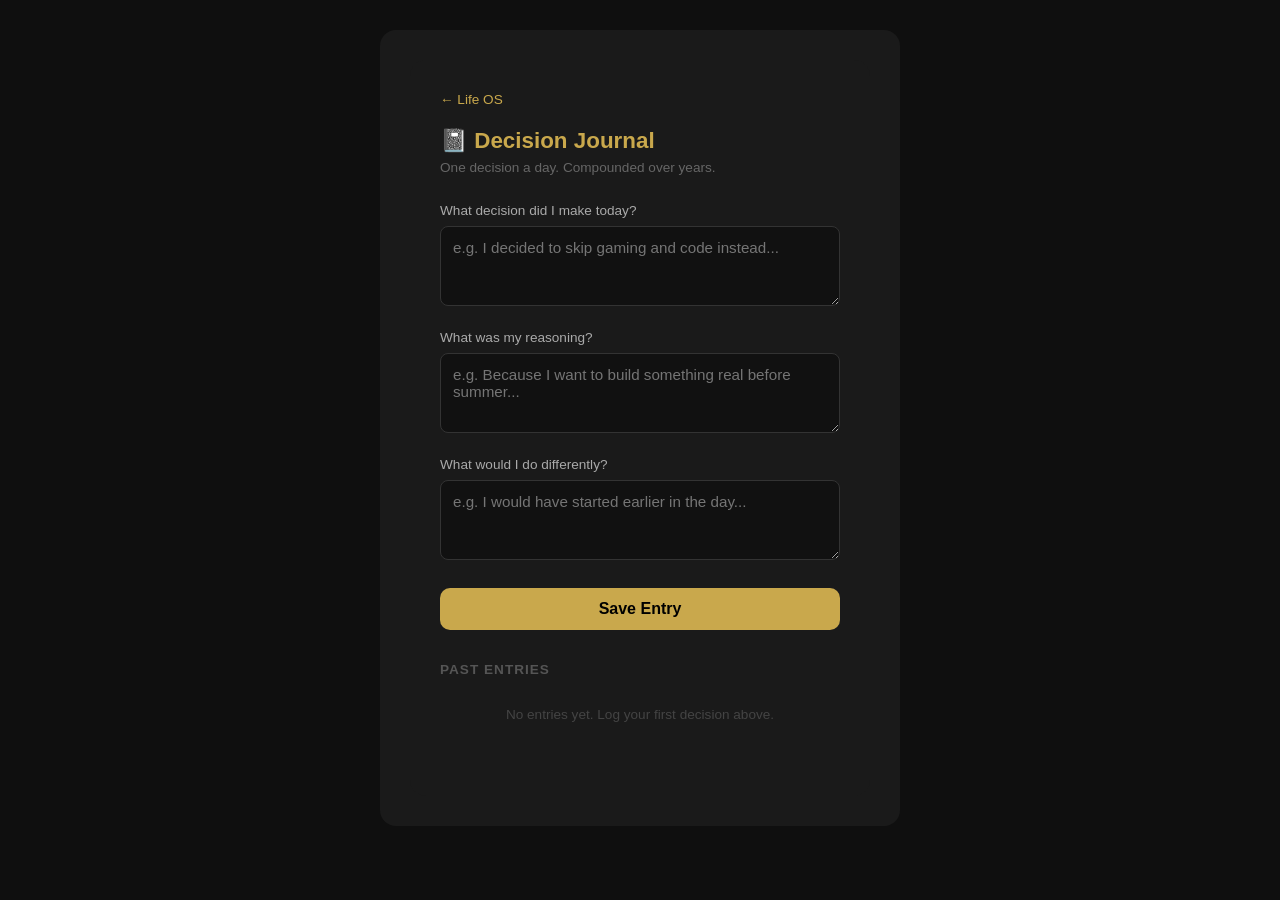
<file: Journal-tracker/index.html>
<!DOCTYPE html>
<html lang="en">
<head>
  <meta charset="UTF-8">
  <meta name="viewport" content="width=device-width, initial-scale=1.0">
<meta name="theme-color" content="#0a0a0a">
<style>
  html { -webkit-text-size-adjust: 100%; }
  img, canvas { max-width: 100%; }
</style>
  <title>Life OS — Decision Journal</title>
  <link rel="stylesheet" href="style.css">
</head>
<body>
  <div class="page-loader" id="pageLoader">
  <div class="loader-bolt">⚡</div>
</div>
<div class="card">
  <div class="card page-content" id="pageContent">
  <a href="#" class="back">← Life OS</a>
  <h1>📓 Decision Journal</h1>
  <p>One decision a day. Compounded over years.</p>

  <div class="field">
    <label>What decision did I make today?</label>
    <textarea id="decision" placeholder="e.g. I decided to skip gaming and code instead..."></textarea>
  </div>

  <div class="field">
    <label>What was my reasoning?</label>
    <textarea id="reasoning" placeholder="e.g. Because I want to build something real before summer..."></textarea>
  </div>

  <div class="field">
    <label>What would I do differently?</label>
    <textarea id="different" placeholder="e.g. I would have started earlier in the day..."></textarea>
  </div>

  <button onclick="save()">Save Entry</button>

  <div id="log">
    <h2>PAST ENTRIES</h2>
    <p class="empty" id="empty">No entries yet. Log your first decision above.</p>
  </div>
</div>
<script src="script.js"></script>
  <script>
document.addEventListener('DOMContentLoaded', function() {
  setTimeout(function() {
    var loader = document.getElementById('pageLoader');
    var content = document.getElementById('pageContent');
    if (loader) {
      loader.classList.add('hide');
      setTimeout(function() { loader.style.display = 'none'; }, 500);
    }
    if (content) content.classList.add('show');
  }, 600);
});
</script>
</body>
</html>
</file>
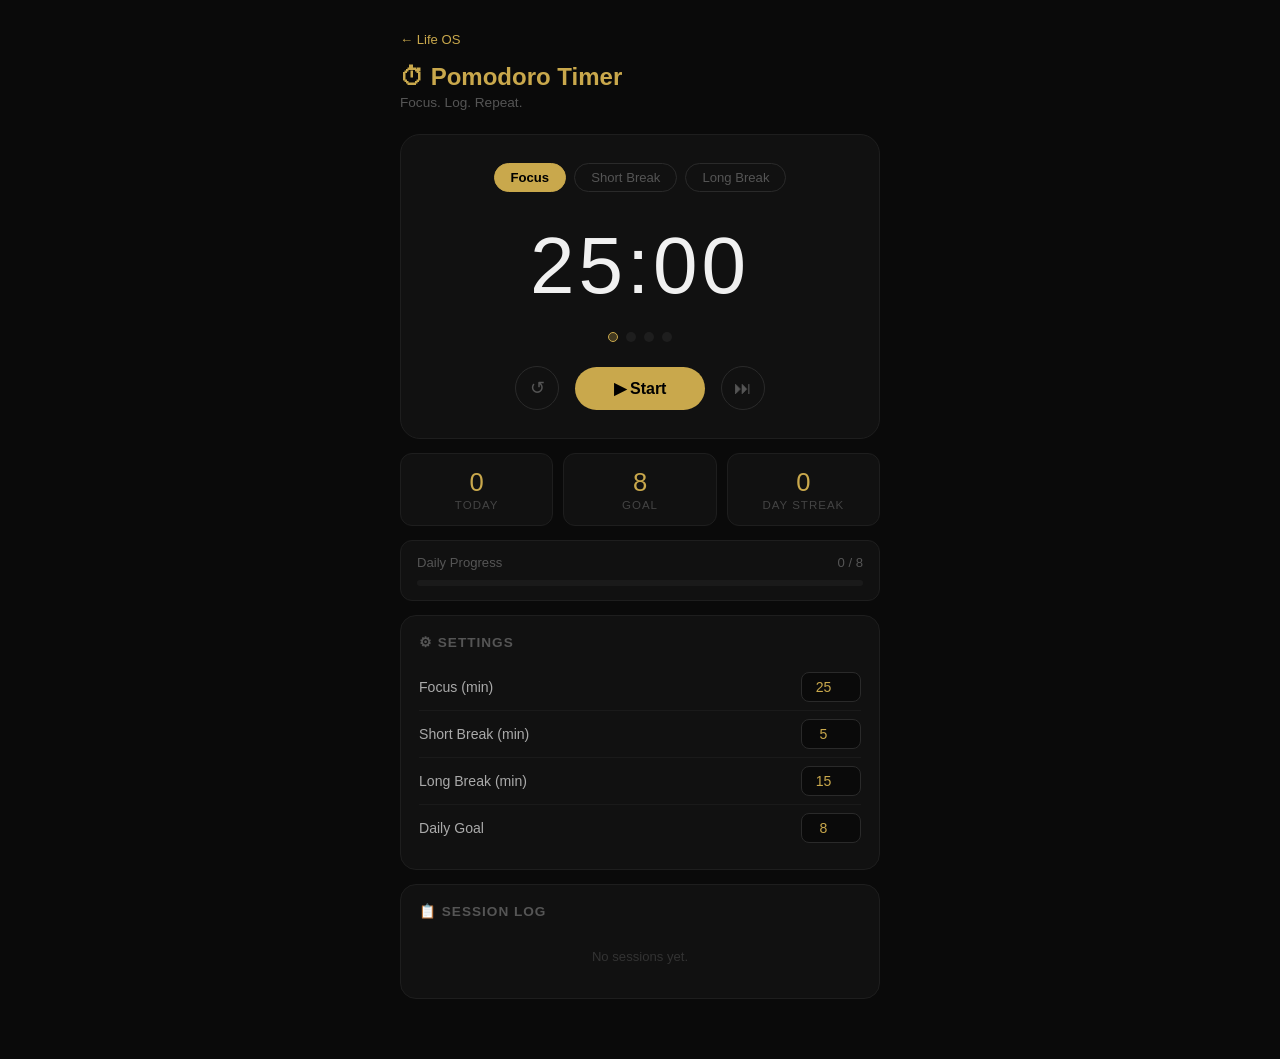
<file: Pomodoro-Timer/index.html>
<!DOCTYPE html>
<html lang="en">
<head>
  <meta charset="UTF-8">
  <title>Life OS — Pomodoro</title>
  <style>
    * { margin: 0; padding: 0; box-sizing: border-box; }
    body {
      background: #0a0a0a;
      color: #f0f0f0;
      font-family: 'Segoe UI', sans-serif;
      display: flex;
      justify-content: center;
      padding: 30px 20px;
      min-height: 100vh;
    }
    .container { width: 100%; max-width: 480px; }
    .back { display: inline-block; color: #c9a84c; font-size: 0.82rem; text-decoration: none; margin-bottom: 16px; }
    h1 { color: #c9a84c; font-size: 1.5rem; margin-bottom: 4px; }
    .subtitle { color: #555; font-size: 0.85rem; margin-bottom: 24px; }
    .timer-card {
      background: #111;
      border: 1px solid #1e1e1e;
      border-radius: 20px;
      padding: 28px 24px;
      text-align: center;
      margin-bottom: 14px;
    }
    .mode-tabs { display: flex; gap: 8px; justify-content: center; margin-bottom: 28px; }
    .mode-btn {
      padding: 6px 16px;
      border-radius: 20px;
      border: 1px solid #2a2a2a;
      background: none;
      color: #555;
      font-size: 0.82rem;
      cursor: pointer;
      transition: all 0.2s;
    }
    .mode-btn.active { background: #c9a84c; border-color: #c9a84c; color: #000; font-weight: bold; }
    .timer-display {
      font-size: 80px;
      font-weight: 200;
      letter-spacing: 4px;
      color: #f0f0f0;
      font-variant-numeric: tabular-nums;
      margin-bottom: 20px;
      transition: color 0.3s;
    }
    .timer-display.running { color: #c9a84c; }
    .timer-display.brk { color: #4caf50; }
    .session-dots { display: flex; justify-content: center; gap: 8px; margin-bottom: 24px; }
    .dot { width: 10px; height: 10px; border-radius: 50%; background: #1e1e1e; transition: background 0.3s; }
    .dot.done { background: #c9a84c; }
    .dot.current { background: #c9a84c44; border: 1px solid #c9a84c; }
    .timer-controls { display: flex; align-items: center; justify-content: center; gap: 16px; }
    .ctrl-btn {
      width: 44px; height: 44px;
      border-radius: 50%;
      border: 1px solid #2a2a2a;
      background: none;
      color: #555;
      font-size: 1.1rem;
      cursor: pointer;
      transition: all 0.2s;
    }
    .ctrl-btn:hover { border-color: #c9a84c; color: #c9a84c; }
    .start-btn {
      padding: 12px 36px;
      background: #c9a84c;
      color: #000;
      border: none;
      border-radius: 30px;
      font-size: 1rem;
      font-weight: bold;
      cursor: pointer;
      min-width: 130px;
      transition: background 0.2s;
    }
    .start-btn:hover { background: #e0c068; }
    .start-btn.pause { background: #1e1e1e; color: #c9a84c; border: 1px solid #c9a84c; }
    .stats-row { display: grid; grid-template-columns: 1fr 1fr 1fr; gap: 10px; margin-bottom: 14px; }
    .stat-box { background: #111; border: 1px solid #1e1e1e; border-radius: 12px; padding: 14px; text-align: center; }
    .stat-num { font-size: 1.6rem; font-weight: 500; color: #c9a84c; }
    .stat-label { font-size: 0.72rem; color: #444; text-transform: uppercase; letter-spacing: 1px; margin-top: 2px; }
    .goal-wrap { background: #111; border: 1px solid #1e1e1e; border-radius: 12px; padding: 14px 16px; margin-bottom: 14px; }
    .goal-top { display: flex; justify-content: space-between; font-size: 0.82rem; color: #555; margin-bottom: 10px; }
    .goal-bar { background: #1a1a1a; border-radius: 10px; height: 6px; overflow: hidden; }
    .goal-fill { height: 100%; background: linear-gradient(90deg, #c9a84c, #e0c068); border-radius: 10px; transition: width 0.5s ease; width: 0%; }
    .settings-card { background: #111; border: 1px solid #1e1e1e; border-radius: 16px; padding: 18px; margin-bottom: 14px; }
    .settings-card h2 { font-size: 0.85rem; color: #555; text-transform: uppercase; letter-spacing: 1px; margin-bottom: 14px; }
    .setting-row { display: flex; justify-content: space-between; align-items: center; padding: 8px 0; border-bottom: 1px solid #1a1a1a; font-size: 0.88rem; color: #aaa; }
    .setting-row:last-child { border-bottom: none; }
    .setting-row input { width: 60px; padding: 6px 10px; background: #0a0a0a; border: 1px solid #2a2a2a; border-radius: 8px; color: #c9a84c; font-size: 0.88rem; text-align: center; outline: none; }
    .setting-row input:focus { border-color: #c9a84c; }
    .log-card { background: #111; border: 1px solid #1e1e1e; border-radius: 16px; padding: 18px; margin-bottom: 30px; }
    .log-card h2 { font-size: 0.85rem; color: #555; text-transform: uppercase; letter-spacing: 1px; margin-bottom: 14px; }
    .log-entry { display: flex; justify-content: space-between; align-items: center; padding: 10px 0; border-bottom: 1px solid #1a1a1a; font-size: 0.85rem; }
    .log-entry:last-child { border-bottom: none; }
    .log-topic { color: #f0f0f0; font-weight: 500; }
    .log-meta { font-size: 0.75rem; color: #444; margin-top: 2px; }
    .log-badge { padding: 3px 10px; border-radius: 20px; font-size: 0.72rem; font-weight: bold; }
    .Physics   { background: #1a2a3a; color: #4a9eff; border: 1px solid #4a9eff44; }
    .Chemistry { background: #1a3a2a; color: #4caf50; border: 1px solid #4caf5044; }
    .Maths     { background: #3a1a3a; color: #c97aff; border: 1px solid #c97aff44; }
    .Other     { background: #2a2a2a; color: #888; border: 1px solid #44444444; }
    .empty { color: #333; font-size: 0.82rem; text-align: center; padding: 16px 0; }
    .modal-overlay {
      position: fixed; inset: 0;
      background: rgba(0,0,0,0.85);
      display: none;
      align-items: center;
      justify-content: center;
      z-index: 100;
      padding: 20px;
    }
    .modal-overlay.show { display: flex; }
    .modal { background: #141414; border: 1px solid #2a2a2a; border-radius: 20px; padding: 28px 24px; width: 100%; max-width: 360px; text-align: center; }
    .modal-title { font-size: 1.2rem; font-weight: bold; color: #c9a84c; margin-bottom: 6px; }
    .modal-sub { font-size: 0.85rem; color: #555; margin-bottom: 20px; }
    .modal select, .modal input[type="text"] { width: 100%; padding: 10px 14px; background: #0a0a0a; border: 1px solid #2a2a2a; border-radius: 10px; color: #fff; font-size: 0.9rem; margin-bottom: 12px; outline: none; }
    .modal select:focus, .modal input:focus { border-color: #c9a84c; }
    .modal select option { background: #111; }
    .modal button { width: 100%; padding: 12px; background: #c9a84c; color: #000; font-size: 1rem; font-weight: bold; border: none; border-radius: 10px; cursor: pointer; margin-bottom: 8px; }
    .modal button:hover { background: #e0c068; }
    .skip-log { background: none !important; color: #444 !important; font-weight: normal !important; font-size: 0.82rem !important; padding: 6px !important; margin: 0 !important; }
  </style>
</head>
<body>
<div class="container">
  <a href="../index.html" class="back">← Life OS</a>
  <h1>⏱ Pomodoro Timer</h1>
  <p class="subtitle">Focus. Log. Repeat.</p>

  <div class="timer-card">
    <div class="mode-tabs">
      <button class="mode-btn active" id="btnFocus" onclick="setMode('focus')">Focus</button>
      <button class="mode-btn" id="btnShort" onclick="setMode('short')">Short Break</button>
      <button class="mode-btn" id="btnLong"  onclick="setMode('long')">Long Break</button>
    </div>
    <div class="timer-display" id="timerDisplay">25:00</div>
    <div class="session-dots" id="sessionDots"></div>
    <div class="timer-controls">
      <button class="ctrl-btn" onclick="resetTimer()">↺</button>
      <button class="start-btn" id="startBtn" onclick="toggleTimer()">▶ Start</button>
      <button class="ctrl-btn" onclick="skipSession()">⏭</button>
    </div>
  </div>

  <div class="stats-row">
    <div class="stat-box">
      <div class="stat-num" id="statToday">0</div>
      <div class="stat-label">Today</div>
    </div>
    <div class="stat-box">
      <div class="stat-num" id="statGoal">8</div>
      <div class="stat-label">Goal</div>
    </div>
    <div class="stat-box">
      <div class="stat-num" id="statStreak">0</div>
      <div class="stat-label">Day Streak</div>
    </div>
  </div>

  <div class="goal-wrap">
    <div class="goal-top">
      <span>Daily Progress</span>
      <span id="goalText">0 / 8</span>
    </div>
    <div class="goal-bar">
      <div class="goal-fill" id="goalFill"></div>
    </div>
  </div>

  <div class="settings-card">
    <h2>⚙ Settings</h2>
    <div class="setting-row">
      <label>Focus (min)</label>
      <input type="number" id="focusMin" value="25" min="1" max="60" onchange="updateSettings()">
    </div>
    <div class="setting-row">
      <label>Short Break (min)</label>
      <input type="number" id="shortMin" value="5" min="1" max="30" onchange="updateSettings()">
    </div>
    <div class="setting-row">
      <label>Long Break (min)</label>
      <input type="number" id="longMin" value="15" min="1" max="60" onchange="updateSettings()">
    </div>
    <div class="setting-row">
      <label>Daily Goal</label>
      <input type="number" id="goalInput" value="8" min="1" max="20" onchange="updateSettings()">
    </div>
  </div>

  <div class="log-card">
    <h2>📋 Session Log</h2>
    <p class="empty" id="logEmpty">No sessions yet.</p>
    <div id="logList"></div>
  </div>
</div>

<div class="modal-overlay" id="modalOverlay">
  <div class="modal">
    <div class="modal-title">🎯 Session Complete!</div>
    <p class="modal-sub">What did you study?</p>
    <select id="modalSubject">
      <option value="Physics">Physics</option>
      <option value="Chemistry">Chemistry</option>
      <option value="Maths">Maths</option>
      <option value="Other">Other</option>
    </select>
    <input type="text" id="modalTopic" placeholder="Topic (e.g. Newton's Laws)">
    <button onclick="saveSession()">Save Session</button>
    <button class="skip-log" onclick="skipLog()">Skip</button>
  </div>
</div>

<script>
var settings = JSON.parse(localStorage.getItem('pomo_settings')) || { focus:25, short:5, long:15, goal:8 };
var todayData = JSON.parse(localStorage.getItem('pomo_today')) || { date:'', count:0, log:[] };
var allDays   = JSON.parse(localStorage.getItem('pomo_all'))   || [];
var today     = new Date().toDateString();

if (todayData.date !== today) {
  if (todayData.date) { allDays.push(todayData); localStorage.setItem('pomo_all', JSON.stringify(allDays)); }
  todayData = { date:today, count:0, log:[] };
  localStorage.setItem('pomo_today', JSON.stringify(todayData));
}

var mode     = 'focus';
var running  = false;
var seconds  = settings.focus * 60;
var session  = 0;
var ticker   = null;

document.getElementById('focusMin').value  = settings.focus;
document.getElementById('shortMin').value  = settings.short;
document.getElementById('longMin').value   = settings.long;
document.getElementById('goalInput').value = settings.goal;

renderAll();

function playChime() {
  try {
    var ctx   = new (window.AudioContext || window.webkitAudioContext)();
    var notes = [523.25, 659.25, 783.99, 1046.50];
    notes.forEach(function(freq, i) {
      var osc  = ctx.createOscillator();
      var gain = ctx.createGain();
      osc.connect(gain);
      gain.connect(ctx.destination);
      osc.type = 'sine';
      osc.frequency.setValueAtTime(freq, ctx.currentTime + i * 0.18);
      gain.gain.setValueAtTime(0, ctx.currentTime + i * 0.18);
      gain.gain.linearRampToValueAtTime(0.35, ctx.currentTime + i * 0.18 + 0.05);
      gain.gain.exponentialRampToValueAtTime(0.001, ctx.currentTime + i * 0.18 + 0.6);
      osc.start(ctx.currentTime + i * 0.18);
      osc.stop(ctx.currentTime  + i * 0.18 + 0.6);
    });
  } catch(e) {}
}

function toggleTimer() {
  if (running) { pauseTimer(); } else { startTimer(); }
}

function startTimer() {
  running = true;
  var btn = document.getElementById('startBtn');
  btn.textContent = '⏸ Pause';
  btn.classList.add('pause');
  document.getElementById('timerDisplay').classList.add('running');
  ticker = setInterval(tick, 1000);
}

function pauseTimer() {
  running = false;
  clearInterval(ticker);
  var btn = document.getElementById('startBtn');
  btn.textContent = '▶ Resume';
  btn.classList.add('pause');
}

function resetTimer() {
  clearInterval(ticker);
  running  = false;
  seconds  = getModeSeconds(mode);
  var btn  = document.getElementById('startBtn');
  btn.textContent = '▶ Start';
  btn.classList.remove('pause');
  document.getElementById('timerDisplay').classList.remove('running','brk');
  renderTimer();
}

function skipSession() {
  clearInterval(ticker);
  running = false;
  onSessionEnd(false);
}

function tick() {
  if (seconds <= 0) {
    clearInterval(ticker);
    running = false;
    playChime();
    onSessionEnd(true);
    return;
  }
  seconds--;
  renderTimer();
}

function onSessionEnd(completed) {
  var btn = document.getElementById('startBtn');
  btn.textContent = '▶ Start';
  btn.classList.remove('pause');
  document.getElementById('timerDisplay').classList.remove('running');

  if (mode === 'focus' && completed) {
    session++;
    todayData.count++;
    localStorage.setItem('pomo_today', JSON.stringify(todayData));
    renderStats();
    showModal();
    return;
  }
  if (mode === 'focus') {
    setMode(session % 4 === 0 ? 'long' : 'short');
  } else {
    setMode('focus');
  }
}

function setMode(m) {
  mode    = m;
  running = false;
  seconds = getModeSeconds(m);
  clearInterval(ticker);

  document.getElementById('btnFocus').classList.remove('active');
  document.getElementById('btnShort').classList.remove('active');
  document.getElementById('btnLong').classList.remove('active');
  if (m === 'focus') document.getElementById('btnFocus').classList.add('active');
  if (m === 'short') document.getElementById('btnShort').classList.add('active');
  if (m === 'long')  document.getElementById('btnLong').classList.add('active');

  var display = document.getElementById('timerDisplay');
  display.classList.remove('running','brk');
  if (m !== 'focus') display.classList.add('brk');

  var btn = document.getElementById('startBtn');
  btn.textContent = '▶ Start';
  btn.classList.remove('pause');

  renderTimer();
  renderDots();
}

function getModeSeconds(m) {
  if (m === 'focus') return settings.focus * 60;
  if (m === 'short') return settings.short * 60;
  return settings.long * 60;
}

function showModal() {
  document.getElementById('modalOverlay').classList.add('show');
  document.getElementById('modalTopic').value = '';
}

function saveSession() {
  var subject = document.getElementById('modalSubject').value;
  var topic   = document.getElementById('modalTopic').value.trim() || 'General study';
  todayData.log.push({
    subject: subject,
    topic:   topic,
    time:    new Date().toLocaleTimeString([],{hour:'2-digit',minute:'2-digit'})
  });
  localStorage.setItem('pomo_today', JSON.stringify(todayData));
  document.getElementById('modalOverlay').classList.remove('show');
  setMode(session % 4 === 0 ? 'long' : 'short');
  renderLog();
}

function skipLog() {
  document.getElementById('modalOverlay').classList.remove('show');
  setMode(session % 4 === 0 ? 'long' : 'short');
}

function updateSettings() {
  settings.focus = parseInt(document.getElementById('focusMin').value)  || 25;
  settings.short = parseInt(document.getElementById('shortMin').value)  || 5;
  settings.long  = parseInt(document.getElementById('longMin').value)   || 15;
  settings.goal  = parseInt(document.getElementById('goalInput').value) || 8;
  localStorage.setItem('pomo_settings', JSON.stringify(settings));
  document.getElementById('statGoal').textContent = settings.goal;
  if (!running) resetTimer();
  renderStats();
}

function renderTimer() {
  var m = Math.floor(seconds / 60);
  var s = seconds % 60;
  document.getElementById('timerDisplay').textContent =
    (m < 10 ? '0' : '') + m + ':' + (s < 10 ? '0' : '') + s;
}

function renderDots() {
  var html = '';
  for (var i = 0; i < 4; i++) {
    var cls = i < session % 4 ? 'done' : i === session % 4 && mode === 'focus' ? 'current' : '';
    html += '<div class="dot ' + cls + '"></div>';
  }
  document.getElementById('sessionDots').innerHTML = html;
}

function renderStats() {
  var streak = 0;
  if (todayData.count >= settings.goal) streak = 1;
  var days = allDays.slice().reverse();
  for (var i = 0; i < days.length; i++) {
    if (days[i].count >= settings.goal) streak++; else break;
  }
  document.getElementById('statToday').textContent  = todayData.count;
  document.getElementById('statGoal').textContent   = settings.goal;
  document.getElementById('statStreak').textContent = streak;
  var pct = Math.min((todayData.count / settings.goal) * 100, 100);
  document.getElementById('goalFill').style.width  = pct + '%';
  document.getElementById('goalText').textContent  = todayData.count + ' / ' + settings.goal;
}

function renderLog() {
  var list  = document.getElementById('logList');
  var empty = document.getElementById('logEmpty');
  list.innerHTML = '';
  if (todayData.log.length === 0) { empty.style.display = 'block'; return; }
  empty.style.display = 'none';
  todayData.log.slice().reverse().forEach(function(e) {
    var div = document.createElement('div');
    div.className = 'log-entry';
    div.innerHTML =
      '<div>' +
        '<div class="log-topic">' + e.topic + '</div>' +
        '<div class="log-meta">'  + e.time  + '</div>' +
      '</div>' +
      '<span class="log-badge ' + e.subject + '">' + e.subject + '</span>';
    list.appendChild(div);
  });
}

function renderAll() { renderTimer(); renderDots(); renderStats(); renderLog(); }
</script>
</body>
</html>
</file>
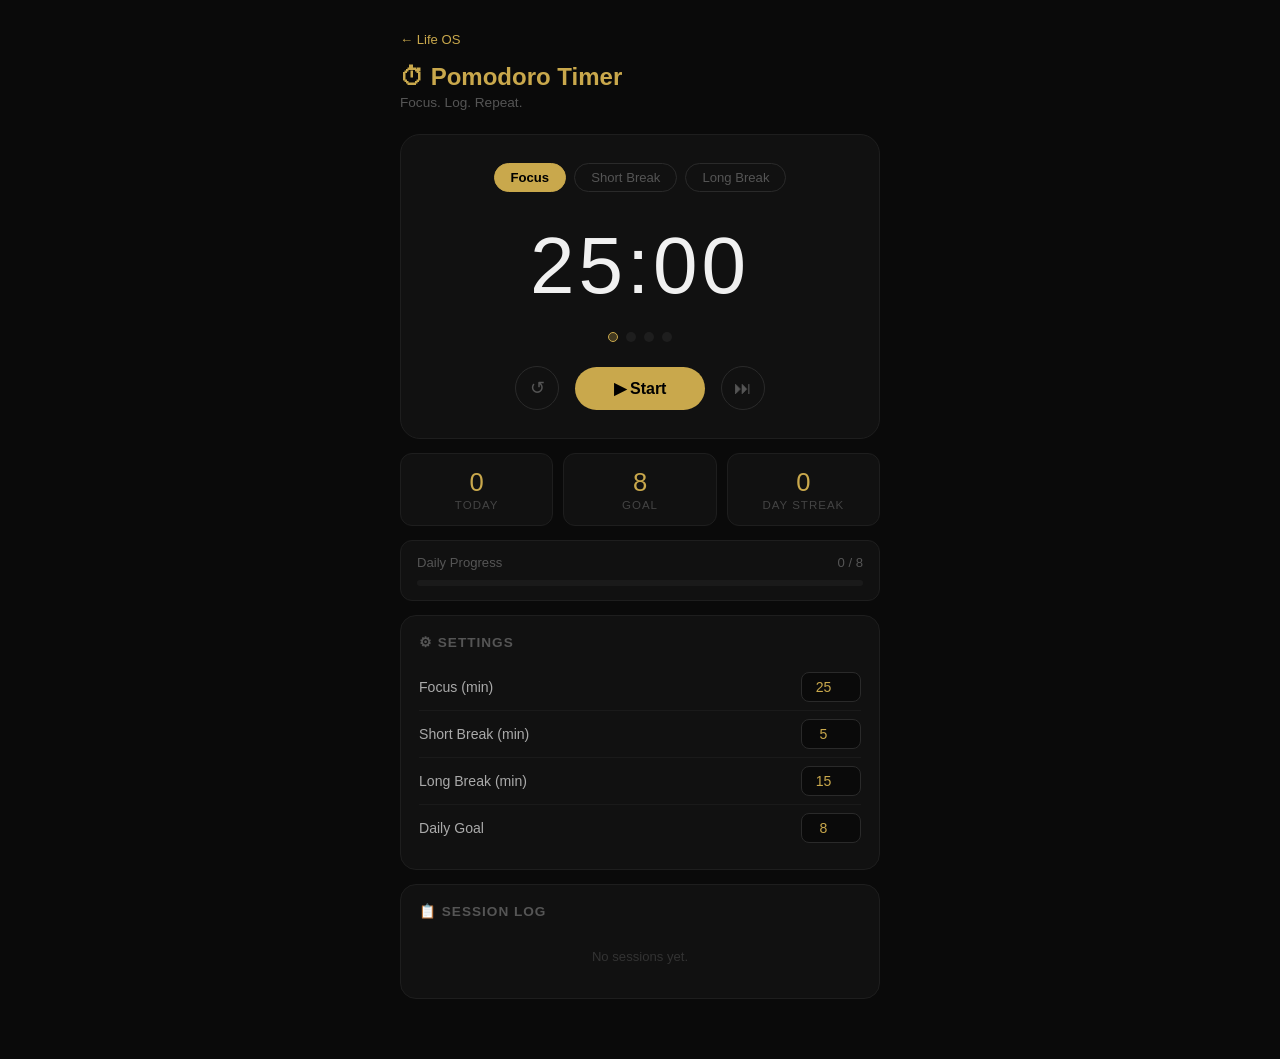
<file: Pomodoro/index.html>
<!DOCTYPE html>
<html lang="en">
<head>
  <meta charset="UTF-8">
  <meta name="viewport" content="width=device-width, initial-scale=1.0">
<meta name="theme-color" content="#0a0a0a">
<style>
  html { -webkit-text-size-adjust: 100%; }
  img, canvas { max-width: 100%; }
</style>
  <title>Life OS — Pomodoro</title>
  <style>
    * { margin: 0; padding: 0; box-sizing: border-box; }
    body {
      background: #0a0a0a;
      color: #f0f0f0;
      font-family: 'Segoe UI', sans-serif;
      display: flex;
      justify-content: center;
      padding: 30px 20px;
      min-height: 100vh;
    }
    .page-loader {
      position: fixed;
      inset: 0;
      background: #060606;
      z-index: 999;
      display: flex;
      align-items: center;
      justify-content: center;
      transition: opacity 0.5s ease;
    }
    .page-loader.hide {
      opacity: 0;
      pointer-events: none;
    }
    .loader-bolt {
      font-size: 1.8rem;
      animation: loaderPulse 0.6s ease infinite alternate;
    }
    @keyframes loaderPulse {
      0%   { opacity: 0.3; transform: scale(0.9); }
      100% { opacity: 1;   transform: scale(1.1); }
    }
    .container {
      width: 100%;
      max-width: 480px;
      opacity: 0;
      transform: translateY(16px);
      transition: opacity 0.6s ease, transform 0.6s ease;
    }
    .container.show {
      opacity: 1;
      transform: translateY(0);
    }
    .back { display: inline-block; color: #c9a84c; font-size: 0.82rem; text-decoration: none; margin-bottom: 16px; }
    h1 { color: #c9a84c; font-size: 1.5rem; margin-bottom: 4px; }
    .subtitle { color: #555; font-size: 0.85rem; margin-bottom: 24px; }
    .timer-card {
      background: #111;
      border: 1px solid #1e1e1e;
      border-radius: 20px;
      padding: 28px 24px;
      text-align: center;
      margin-bottom: 14px;
    }
    .mode-tabs { display: flex; gap: 8px; justify-content: center; margin-bottom: 28px; }
    .mode-btn {
      padding: 6px 16px;
      border-radius: 20px;
      border: 1px solid #2a2a2a;
      background: none;
      color: #555;
      font-size: 0.82rem;
      cursor: pointer;
      transition: all 0.2s;
    }
    .mode-btn.active { background: #c9a84c; border-color: #c9a84c; color: #000; font-weight: bold; }
    .timer-display {
      font-size: 80px;
      font-weight: 200;
      letter-spacing: 4px;
      color: #f0f0f0;
      font-variant-numeric: tabular-nums;
      margin-bottom: 20px;
      transition: color 0.3s;
    }
    .timer-display.running { color: #c9a84c; }
    .timer-display.brk { color: #4caf50; }
    .session-dots { display: flex; justify-content: center; gap: 8px; margin-bottom: 24px; }
    .dot { width: 10px; height: 10px; border-radius: 50%; background: #1e1e1e; transition: background 0.3s; }
    .dot.done { background: #c9a84c; }
    .dot.current { background: #c9a84c44; border: 1px solid #c9a84c; }
    .timer-controls { display: flex; align-items: center; justify-content: center; gap: 16px; }
    .ctrl-btn {
      width: 44px; height: 44px;
      border-radius: 50%;
      border: 1px solid #2a2a2a;
      background: none;
      color: #555;
      font-size: 1.1rem;
      cursor: pointer;
      transition: all 0.2s;
    }
    .ctrl-btn:hover { border-color: #c9a84c; color: #c9a84c; }
    .start-btn {
      padding: 12px 36px;
      background: #c9a84c;
      color: #000;
      border: none;
      border-radius: 30px;
      font-size: 1rem;
      font-weight: bold;
      cursor: pointer;
      min-width: 130px;
      transition: background 0.2s;
    }
    .start-btn:hover { background: #e0c068; }
    .start-btn.pause { background: #1e1e1e; color: #c9a84c; border: 1px solid #c9a84c; }
    .stats-row { display: grid; grid-template-columns: 1fr 1fr 1fr; gap: 10px; margin-bottom: 14px; }
    .stat-box { background: #111; border: 1px solid #1e1e1e; border-radius: 12px; padding: 14px; text-align: center; }
    .stat-num { font-size: 1.6rem; font-weight: 500; color: #c9a84c; }
    .stat-label { font-size: 0.72rem; color: #444; text-transform: uppercase; letter-spacing: 1px; margin-top: 2px; }
    .goal-wrap { background: #111; border: 1px solid #1e1e1e; border-radius: 12px; padding: 14px 16px; margin-bottom: 14px; }
    .goal-top { display: flex; justify-content: space-between; font-size: 0.82rem; color: #555; margin-bottom: 10px; }
    .goal-bar { background: #1a1a1a; border-radius: 10px; height: 6px; overflow: hidden; }
    .goal-fill { height: 100%; background: linear-gradient(90deg, #c9a84c, #e0c068); border-radius: 10px; transition: width 0.5s ease; width: 0%; }
    .settings-card { background: #111; border: 1px solid #1e1e1e; border-radius: 16px; padding: 18px; margin-bottom: 14px; }
    .settings-card h2 { font-size: 0.85rem; color: #555; text-transform: uppercase; letter-spacing: 1px; margin-bottom: 14px; }
    .setting-row { display: flex; justify-content: space-between; align-items: center; padding: 8px 0; border-bottom: 1px solid #1a1a1a; font-size: 0.88rem; color: #aaa; }
    .setting-row:last-child { border-bottom: none; }
    .setting-row input { width: 60px; padding: 6px 10px; background: #0a0a0a; border: 1px solid #2a2a2a; border-radius: 8px; color: #c9a84c; font-size: 0.88rem; text-align: center; outline: none; }
    .setting-row input:focus { border-color: #c9a84c; }
    .log-card { background: #111; border: 1px solid #1e1e1e; border-radius: 16px; padding: 18px; margin-bottom: 30px; }
    .log-card h2 { font-size: 0.85rem; color: #555; text-transform: uppercase; letter-spacing: 1px; margin-bottom: 14px; }
    .log-entry { display: flex; justify-content: space-between; align-items: center; padding: 10px 0; border-bottom: 1px solid #1a1a1a; font-size: 0.85rem; }
    .log-entry:last-child { border-bottom: none; }
    .log-topic { color: #f0f0f0; font-weight: 500; }
    .log-meta { font-size: 0.75rem; color: #444; margin-top: 2px; }
    .log-badge { padding: 3px 10px; border-radius: 20px; font-size: 0.72rem; font-weight: bold; }
    .Physics   { background: #1a2a3a; color: #4a9eff; border: 1px solid #4a9eff44; }
    .Chemistry { background: #1a3a2a; color: #4caf50; border: 1px solid #4caf5044; }
    .Maths     { background: #3a1a3a; color: #c97aff; border: 1px solid #c97aff44; }
    .Other     { background: #2a2a2a; color: #888; border: 1px solid #44444444; }
    .empty { color: #333; font-size: 0.82rem; text-align: center; padding: 16px 0; }
    .modal-overlay {
      position: fixed; inset: 0;
      background: rgba(0,0,0,0.85);
      display: none;
      align-items: center;
      justify-content: center;
      z-index: 100;
      padding: 20px;
    }
    .modal-overlay.show { display: flex; }
    .modal { background: #141414; border: 1px solid #2a2a2a; border-radius: 20px; padding: 28px 24px; width: 100%; max-width: 360px; text-align: center; }
    .modal-title { font-size: 1.2rem; font-weight: bold; color: #c9a84c; margin-bottom: 6px; }
    .modal-sub { font-size: 0.85rem; color: #555; margin-bottom: 20px; }
    .modal select, .modal input[type="text"] { width: 100%; padding: 10px 14px; background: #0a0a0a; border: 1px solid #2a2a2a; border-radius: 10px; color: #fff; font-size: 0.9rem; margin-bottom: 12px; outline: none; }
    .modal select:focus, .modal input:focus { border-color: #c9a84c; }
    .modal select option { background: #111; }
    .modal button { width: 100%; padding: 12px; background: #c9a84c; color: #000; font-size: 1rem; font-weight: bold; border: none; border-radius: 10px; cursor: pointer; margin-bottom: 8px; }
    .modal button:hover { background: #e0c068; }
    .skip-log { background: none !important; color: #444 !important; font-weight: normal !important; font-size: 0.82rem !important; padding: 6px !important; margin: 0 !important; }
  </style>
</head>
<body>

<div class="page-loader" id="pageLoader">
  <div class="loader-bolt">⚡</div>
</div>

<div class="container" id="pageContent">
  <a href="../index.html" class="back">← Life OS</a>
  <h1>⏱ Pomodoro Timer</h1>
  <p class="subtitle">Focus. Log. Repeat.</p>

  <div class="timer-card">
    <div class="mode-tabs">
      <button class="mode-btn active" id="btnFocus" onclick="setMode('focus')">Focus</button>
      <button class="mode-btn" id="btnShort" onclick="setMode('short')">Short Break</button>
      <button class="mode-btn" id="btnLong"  onclick="setMode('long')">Long Break</button>
    </div>
    <div class="timer-display" id="timerDisplay">25:00</div>
    <div class="session-dots" id="sessionDots"></div>
    <div class="timer-controls">
      <button class="ctrl-btn" onclick="resetTimer()">↺</button>
      <button class="start-btn" id="startBtn" onclick="toggleTimer()">▶ Start</button>
      <button class="ctrl-btn" onclick="skipSession()">⏭</button>
    </div>
  </div>

  <div class="stats-row">
    <div class="stat-box">
      <div class="stat-num" id="statToday">0</div>
      <div class="stat-label">Today</div>
    </div>
    <div class="stat-box">
      <div class="stat-num" id="statGoal">8</div>
      <div class="stat-label">Goal</div>
    </div>
    <div class="stat-box">
      <div class="stat-num" id="statStreak">0</div>
      <div class="stat-label">Day Streak</div>
    </div>
  </div>

  <div class="goal-wrap">
    <div class="goal-top">
      <span>Daily Progress</span>
      <span id="goalText">0 / 8</span>
    </div>
    <div class="goal-bar">
      <div class="goal-fill" id="goalFill"></div>
    </div>
  </div>

  <div class="settings-card">
    <h2>⚙ Settings</h2>
    <div class="setting-row">
      <label>Focus (min)</label>
      <input type="number" id="focusMin" value="25" min="1" max="60" onchange="updateSettings()">
    </div>
    <div class="setting-row">
      <label>Short Break (min)</label>
      <input type="number" id="shortMin" value="5" min="1" max="30" onchange="updateSettings()">
    </div>
    <div class="setting-row">
      <label>Long Break (min)</label>
      <input type="number" id="longMin" value="15" min="1" max="60" onchange="updateSettings()">
    </div>
    <div class="setting-row">
      <label>Daily Goal</label>
      <input type="number" id="goalInput" value="8" min="1" max="20" onchange="updateSettings()">
    </div>
  </div>

  <div class="log-card">
    <h2>📋 Session Log</h2>
    <p class="empty" id="logEmpty">No sessions yet.</p>
    <div id="logList"></div>
  </div>
</div>

<div class="modal-overlay" id="modalOverlay">
  <div class="modal">
    <div class="modal-title">🎯 Session Complete!</div>
    <p class="modal-sub">What did you study?</p>
    <select id="modalSubject">
      <option value="Physics">Physics</option>
      <option value="Chemistry">Chemistry</option>
      <option value="Maths">Maths</option>
      <option value="Other">Other</option>
    </select>
    <input type="text" id="modalTopic" placeholder="Topic (e.g. Newton's Laws)">
    <button onclick="saveSession()">Save Session</button>
    <button class="skip-log" onclick="skipLog()">Skip</button>
  </div>
</div>

<script>
// Animation
document.addEventListener('DOMContentLoaded', function() {
  setTimeout(function() {
    var loader = document.getElementById('pageLoader');
    var content = document.getElementById('pageContent');
    if (loader) {
      loader.classList.add('hide');
      setTimeout(function() { loader.style.display = 'none'; }, 500);
    }
    if (content) content.classList.add('show');
  }, 600);
});

var settings = JSON.parse(localStorage.getItem('pomo_settings')) || { focus:25, short:5, long:15, goal:8 };
var todayData = JSON.parse(localStorage.getItem('pomo_today')) || { date:'', count:0, log:[] };
var allDays   = JSON.parse(localStorage.getItem('pomo_all'))   || [];
var today     = new Date().toDateString();

if (todayData.date !== today) {
  if (todayData.date) { allDays.push(todayData); localStorage.setItem('pomo_all', JSON.stringify(allDays)); }
  todayData = { date:today, count:0, log:[] };
  localStorage.setItem('pomo_today', JSON.stringify(todayData));
}

var mode     = 'focus';
var running  = false;
var seconds  = settings.focus * 60;
var session  = 0;
var ticker   = null;

document.getElementById('focusMin').value  = settings.focus;
document.getElementById('shortMin').value  = settings.short;
document.getElementById('longMin').value   = settings.long;
document.getElementById('goalInput').value = settings.goal;

renderAll();

function playChime() {
  try {
    var ctx   = new (window.AudioContext || window.webkitAudioContext)();
    var notes = [523.25, 659.25, 783.99, 1046.50];
    notes.forEach(function(freq, i) {
      var osc  = ctx.createOscillator();
      var gain = ctx.createGain();
      osc.connect(gain);
      gain.connect(ctx.destination);
      osc.type = 'sine';
      osc.frequency.setValueAtTime(freq, ctx.currentTime + i * 0.18);
      gain.gain.setValueAtTime(0, ctx.currentTime + i * 0.18);
      gain.gain.linearRampToValueAtTime(0.35, ctx.currentTime + i * 0.18 + 0.05);
      gain.gain.exponentialRampToValueAtTime(0.001, ctx.currentTime + i * 0.18 + 0.6);
      osc.start(ctx.currentTime + i * 0.18);
      osc.stop(ctx.currentTime  + i * 0.18 + 0.6);
    });
  } catch(e) {}
}

function toggleTimer() {
  if (running) { pauseTimer(); } else { startTimer(); }
}

function startTimer() {
  running = true;
  var btn = document.getElementById('startBtn');
  btn.textContent = '⏸ Pause';
  btn.classList.add('pause');
  document.getElementById('timerDisplay').classList.add('running');
  ticker = setInterval(tick, 1000);
}

function pauseTimer() {
  running = false;
  clearInterval(ticker);
  var btn = document.getElementById('startBtn');
  btn.textContent = '▶ Resume';
  btn.classList.add('pause');
}

function resetTimer() {
  clearInterval(ticker);
  running  = false;
  seconds  = getModeSeconds(mode);
  var btn  = document.getElementById('startBtn');
  btn.textContent = '▶ Start';
  btn.classList.remove('pause');
  document.getElementById('timerDisplay').classList.remove('running','brk');
  renderTimer();
}

function skipSession() {
  clearInterval(ticker);
  running = false;
  onSessionEnd(false);
}

function tick() {
  if (seconds <= 0) {
    clearInterval(ticker);
    running = false;
    playChime();
    onSessionEnd(true);
    return;
  }
  seconds--;
  renderTimer();
}

function onSessionEnd(completed) {
  var btn = document.getElementById('startBtn');
  btn.textContent = '▶ Start';
  btn.classList.remove('pause');
  document.getElementById('timerDisplay').classList.remove('running');

  if (mode === 'focus' && completed) {
    session++;
    todayData.count++;
    localStorage.setItem('pomo_today', JSON.stringify(todayData));
    renderStats();
    showModal();
    return;
  }
  if (mode === 'focus') {
    setMode(session % 4 === 0 ? 'long' : 'short');
  } else {
    setMode('focus');
  }
}

function setMode(m) {
  mode    = m;
  running = false;
  seconds = getModeSeconds(m);
  clearInterval(ticker);

  document.getElementById('btnFocus').classList.remove('active');
  document.getElementById('btnShort').classList.remove('active');
  document.getElementById('btnLong').classList.remove('active');
  if (m === 'focus') document.getElementById('btnFocus').classList.add('active');
  if (m === 'short') document.getElementById('btnShort').classList.add('active');
  if (m === 'long')  document.getElementById('btnLong').classList.add('active');

  var display = document.getElementById('timerDisplay');
  display.classList.remove('running','brk');
  if (m !== 'focus') display.classList.add('brk');

  var btn = document.getElementById('startBtn');
  btn.textContent = '▶ Start';
  btn.classList.remove('pause');

  renderTimer();
  renderDots();
}

function getModeSeconds(m) {
  if (m === 'focus') return settings.focus * 60;
  if (m === 'short') return settings.short * 60;
  return settings.long * 60;
}

function showModal() {
  document.getElementById('modalOverlay').classList.add('show');
  document.getElementById('modalTopic').value = '';
}

function saveSession() {
  var subject = document.getElementById('modalSubject').value;
  var topic   = document.getElementById('modalTopic').value.trim() || 'General study';
  todayData.log.push({
    subject: subject,
    topic:   topic,
    time:    new Date().toLocaleTimeString([],{hour:'2-digit',minute:'2-digit'})
  });
  localStorage.setItem('pomo_today', JSON.stringify(todayData));
  document.getElementById('modalOverlay').classList.remove('show');
  setMode(session % 4 === 0 ? 'long' : 'short');
  renderLog();
}

function skipLog() {
  document.getElementById('modalOverlay').classList.remove('show');
  setMode(session % 4 === 0 ? 'long' : 'short');
}

function updateSettings() {
  settings.focus = parseInt(document.getElementById('focusMin').value)  || 25;
  settings.short = parseInt(document.getElementById('shortMin').value)  || 5;
  settings.long  = parseInt(document.getElementById('longMin').value)   || 15;
  settings.goal  = parseInt(document.getElementById('goalInput').value) || 8;
  localStorage.setItem('pomo_settings', JSON.stringify(settings));
  document.getElementById('statGoal').textContent = settings.goal;
  if (!running) resetTimer();
  renderStats();
}

function renderTimer() {
  var m = Math.floor(seconds / 60);
  var s = seconds % 60;
  document.getElementById('timerDisplay').textContent =
    (m < 10 ? '0' : '') + m + ':' + (s < 10 ? '0' : '') + s;
}

function renderDots() {
  var html = '';
  for (var i = 0; i < 4; i++) {
    var cls = i < session % 4 ? 'done' : i === session % 4 && mode === 'focus' ? 'current' : '';
    html += '<div class="dot ' + cls + '"></div>';
  }
  document.getElementById('sessionDots').innerHTML = html;
}

function renderStats() {
  var streak = 0;
  if (todayData.count >= settings.goal) streak = 1;
  var days = allDays.slice().reverse();
  for (var i = 0; i < days.length; i++) {
    if (days[i].count >= settings.goal) streak++; else break;
  }
  document.getElementById('statToday').textContent  = todayData.count;
  document.getElementById('statGoal').textContent   = settings.goal;
  document.getElementById('statStreak').textContent = streak;
  var pct = Math.min((todayData.count / settings.goal) * 100, 100);
  document.getElementById('goalFill').style.width  = pct + '%';
  document.getElementById('goalText').textContent  = todayData.count + ' / ' + settings.goal;
}

function renderLog() {
  var list  = document.getElementById('logList');
  var empty = document.getElementById('logEmpty');
  list.innerHTML = '';
  if (todayData.log.length === 0) { empty.style.display = 'block'; return; }
  empty.style.display = 'none';
  todayData.log.slice().reverse().forEach(function(e) {
    var div = document.createElement('div');
    div.className = 'log-entry';
    div.innerHTML =
      '<div>' +
        '<div class="log-topic">' + e.topic + '</div>' +
        '<div class="log-meta">'  + e.time  + '</div>' +
      '</div>' +
      '<span class="log-badge ' + e.subject + '">' + e.subject + '</span>';
    list.appendChild(div);
  });
}

function renderAll() { renderTimer(); renderDots(); renderStats(); renderLog(); }
</script>
</body>
</html>
</file>
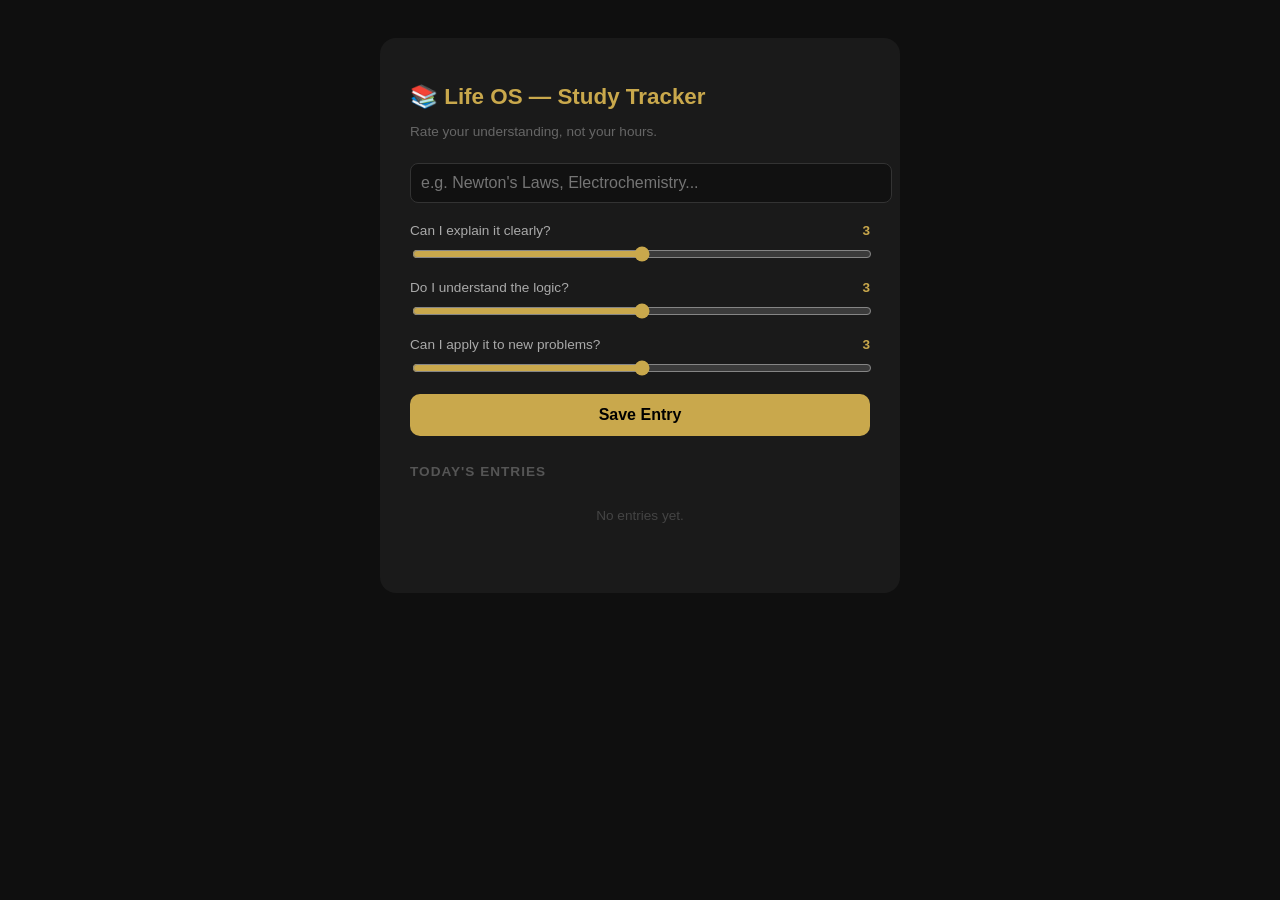
<file: Study-tracker/index.html>
<!DOCTYPE html>
<html lang="en">
<head>
  <meta charset="UTF-8">
  <meta name="viewport" content="width=device-width, initial-scale=1.0">
<meta name="theme-color" content="#0a0a0a">
<style>
  html { -webkit-text-size-adjust: 100%; }
  img, canvas { max-width: 100%; }
</style>
  <title>Life OS</title>
  <link rel="stylesheet" href="style.css">
</head>
<body>
  <div class="page-loader" id="pageLoader">
  <div class="loader-bolt">⚡</div>
</div>
  <div class="page-content" id="pageContent">
</div>
<div class="card">
  <h1>📚 Life OS — Study Tracker</h1>
  <p>Rate your understanding, not your hours.</p>

  <input type="text" id="topic" placeholder="e.g. Newton's Laws, Electrochemistry...">

  <div class="row">Can I explain it clearly? <span id="v1">3</span></div>
  <input type="range" min="1" max="5" value="3" id="s1" oninput="v1.textContent=this.value">

  <div class="row">Do I understand the logic? <span id="v2">3</span></div>
  <input type="range" min="1" max="5" value="3" id="s2" oninput="v2.textContent=this.value">

  <div class="row">Can I apply it to new problems? <span id="v3">3</span></div>
  <input type="range" min="1" max="5" value="3" id="s3" oninput="v3.textContent=this.value">

  <button onclick="save()">Save Entry</button>

  <div id="log">
    <h2>TODAY'S ENTRIES</h2>
    <p class="empty" id="empty">No entries yet.</p>
  </div>
</div>
<script src="script.js"></script>
  <script>
document.addEventListener('DOMContentLoaded', function() {
  setTimeout(function() {
    var loader = document.getElementById('pageLoader');
    var content = document.getElementById('pageContent');
    if (loader) {
      loader.classList.add('hide');
      setTimeout(function() { loader.style.display = 'none'; }, 500);
    }
    if (content) content.classList.add('show');
  }, 600);
});
</script>
</body>
</html>
</file>
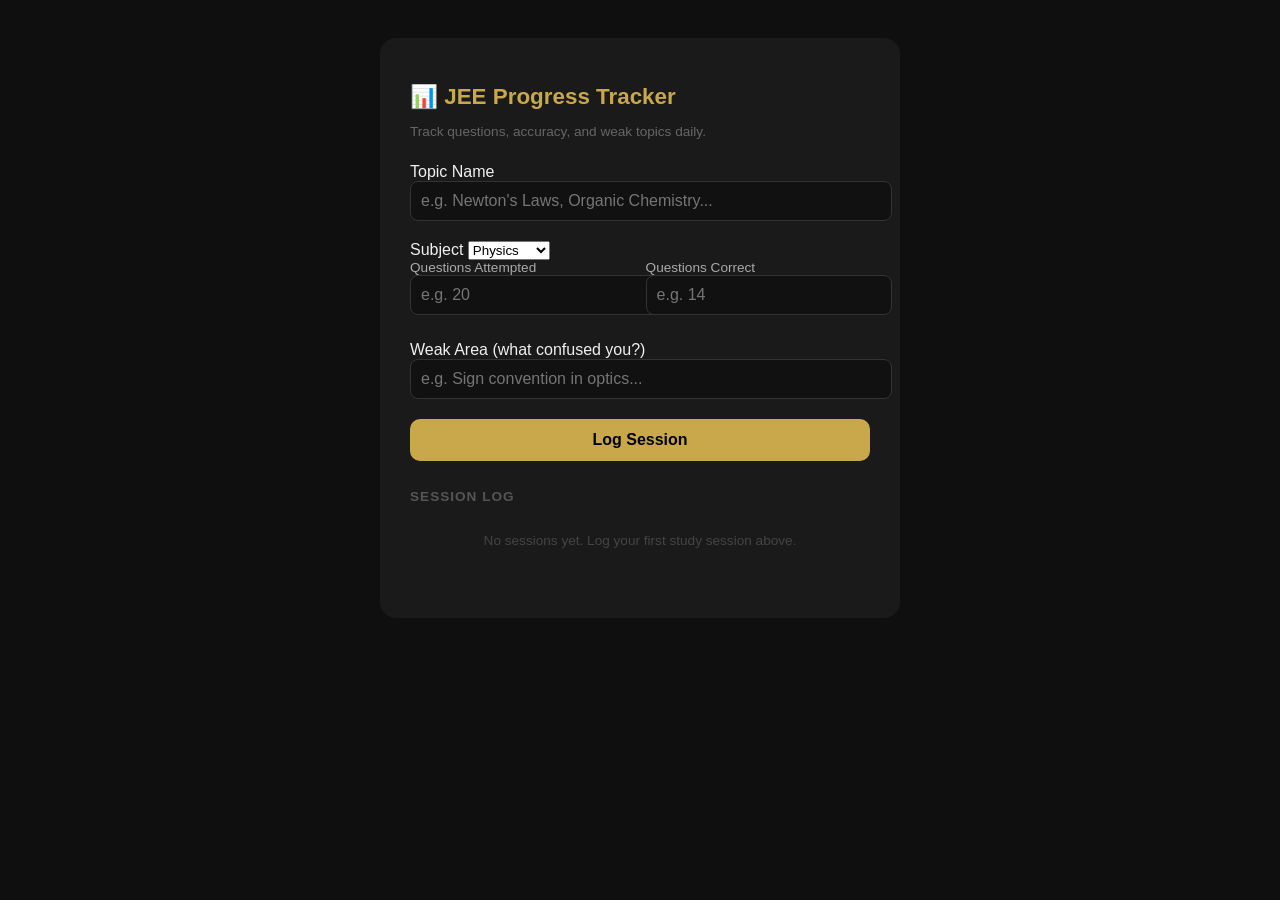
<file: JEE-tracker.html>
<!DOCTYPE html>
<html lang="en">
<head>
  <meta charset="UTF-8">
  <title>Life OS — JEE Tracker</title>
  <link rel="stylesheet" href="style.css">
</head>
<body>
<div class="card">
  <h1>📊 JEE Progress Tracker</h1>
  <p class="subtitle">Track questions, accuracy, and weak topics daily.</p>

  <label>Topic Name</label>
  <input type="text" id="topic" placeholder="e.g. Newton's Laws, Organic Chemistry...">

  <label>Subject</label>
  <select id="subject">
    <option value="Physics">Physics</option>
    <option value="Chemistry">Chemistry</option>
    <option value="Maths">Maths</option>
  </select>

  <div class="row">
    <div class="col">
      <label>Questions Attempted</label>
      <input type="text" id="attempted" placeholder="e.g. 20">
    </div>
    <div class="col">
      <label>Questions Correct</label>
      <input type="text" id="correct" placeholder="e.g. 14">
    </div>
  </div>

  <label>Weak Area (what confused you?)</label>
  <input type="text" id="weak" placeholder="e.g. Sign convention in optics...">

  <button onclick="save()">Log Session</button>

  <div class="stats" id="statsBox" style="display:none">
    <span>Sessions <b id="statSessions">0</b></span>
    <span>Questions <b id="statQuestions">0</b></span>
    <span>Accuracy <b id="statAccuracy">0%</b></span>
    <span>Best <b id="statBest">—</b></span>
  </div>

  <div id="log">
    <h2>SESSION LOG</h2>
    <p class="empty" id="empty">No sessions yet. Log your first study session above.</p>
  </div>
</div>
<script src="script.js"></script>
</body>
</html>
</file>
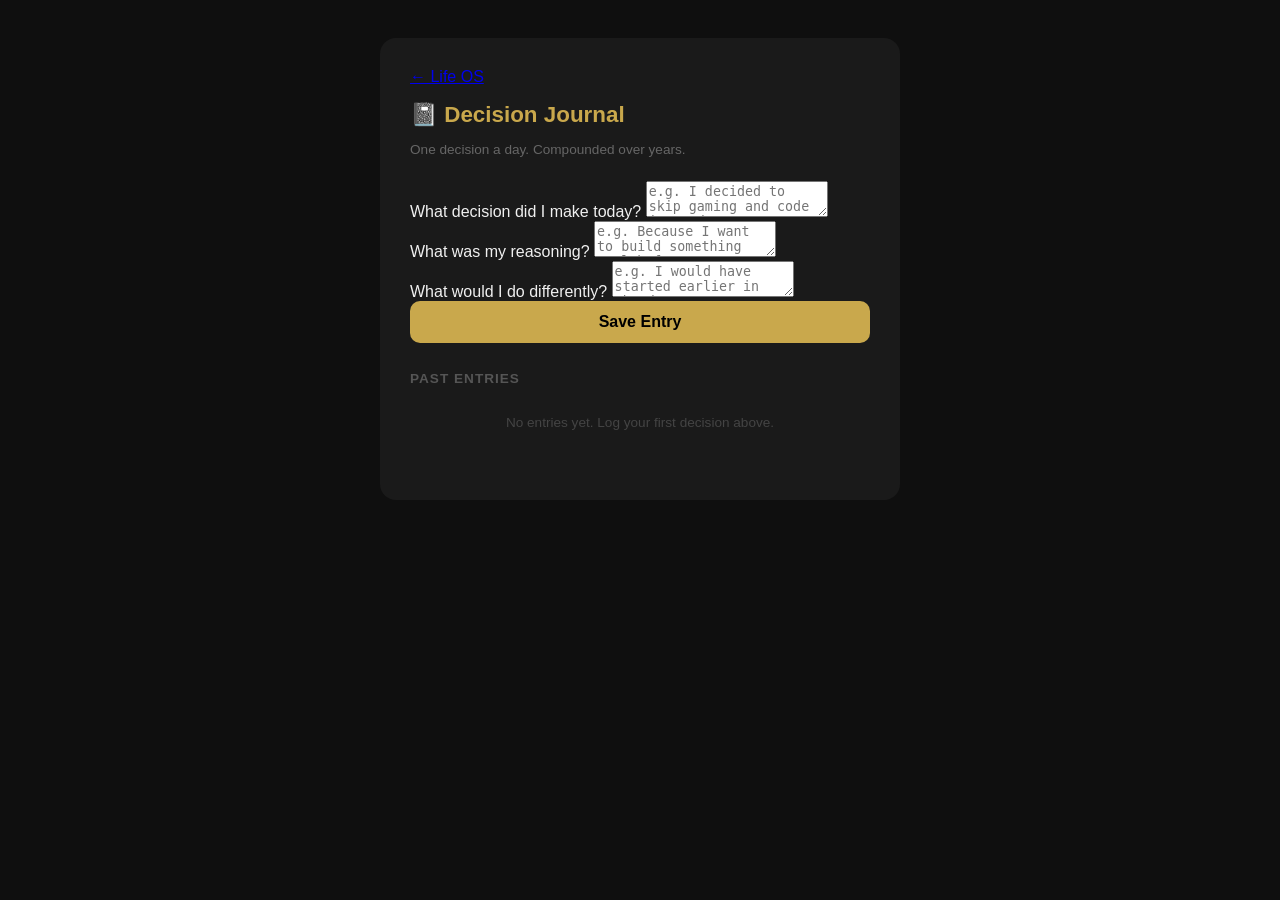
<file: Journal.html>
<!DOCTYPE html>
<html lang="en">
<head>
  <meta charset="UTF-8">
  <title>Life OS — Decision Journal</title>
  <link rel="stylesheet" href="style.css">
</head>
<body>
<div class="card">
  <a href="#" class="back">← Life OS</a>
  <h1>📓 Decision Journal</h1>
  <p>One decision a day. Compounded over years.</p>

  <div class="field">
    <label>What decision did I make today?</label>
    <textarea id="decision" placeholder="e.g. I decided to skip gaming and code instead..."></textarea>
  </div>

  <div class="field">
    <label>What was my reasoning?</label>
    <textarea id="reasoning" placeholder="e.g. Because I want to build something real before summer..."></textarea>
  </div>

  <div class="field">
    <label>What would I do differently?</label>
    <textarea id="different" placeholder="e.g. I would have started earlier in the day..."></textarea>
  </div>

  <button onclick="save()">Save Entry</button>

  <div id="log">
    <h2>PAST ENTRIES</h2>
    <p class="empty" id="empty">No entries yet. Log your first decision above.</p>
  </div>
</div>
<script src="script.js"></script>
</body>
</html>
</file>
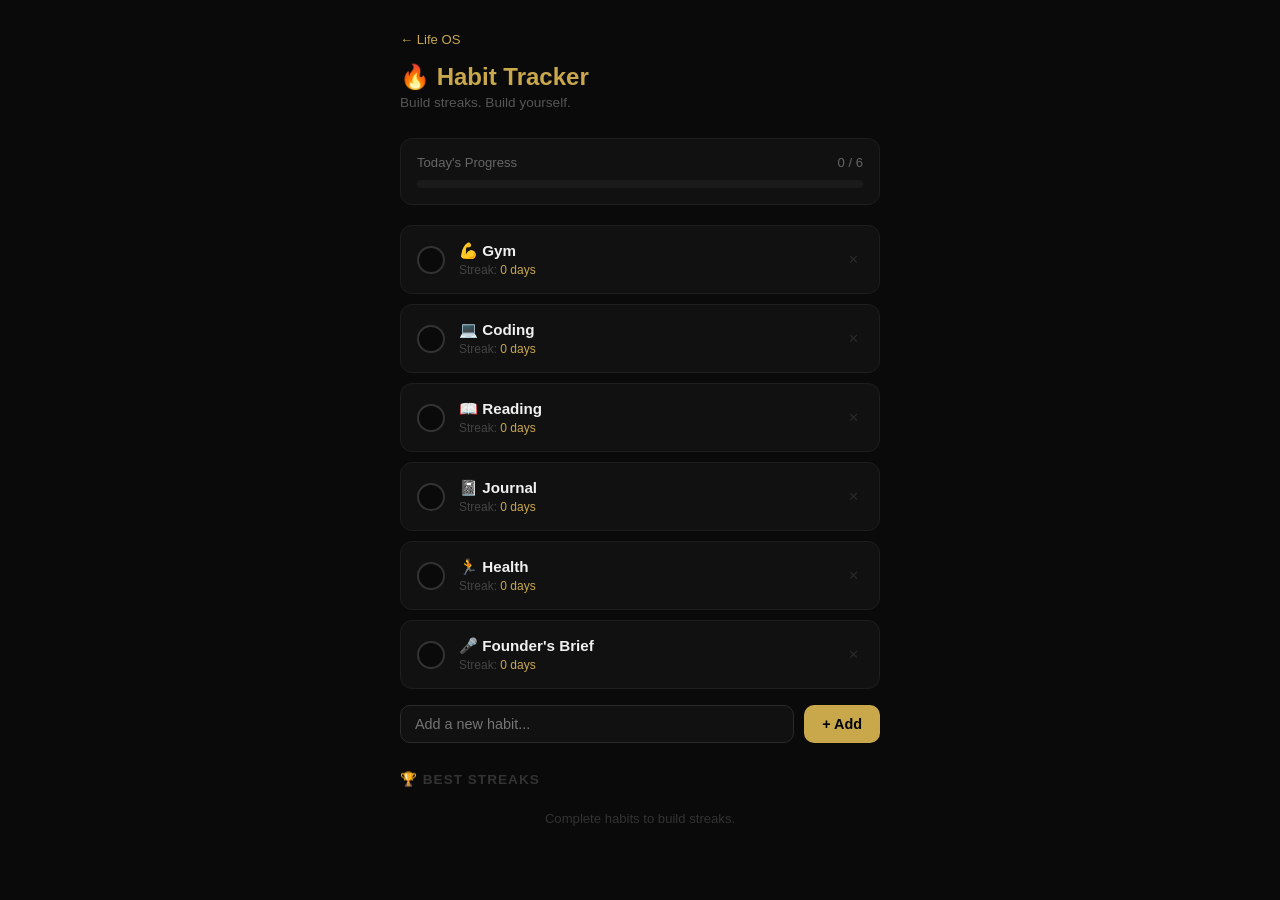
<file: Habit-Tracker/Tracker.html>
<!DOCTYPE html>
<html lang="en">
<head>
  <meta charset="UTF-8">
  <title>Life OS — Habit Tracker</title>
  <link rel="stylesheet" href="style.css">
</head>
<body>
<div class="container">
  <div class="header">
    <a href="../index.html" class="back">← Life OS</a>
    <h1>🔥 Habit Tracker</h1>
    <p class="subtitle">Build streaks. Build yourself.</p>
  </div>

  <div class="progress-wrap">
    <div class="progress-top">
      <span>Today's Progress</span>
      <span id="progressText">0 / 0</span>
    </div>
    <div class="progress-bar">
      <div class="progress-fill" id="progressFill"></div>
    </div>
  </div>

  <div id="habitList"></div>

  <div class="add-section">
    <input type="text" id="newHabit" placeholder="Add a new habit...">
    <button onclick="addHabit()">+ Add</button>
  </div>

  <div class="streak-section">
    <h2>🏆 Best Streaks</h2>
    <div id="streakList"></div>
  </div>
</div>
<script src="script.js"></script>
</body>
</html>
</file>
<file: Habit-Tracker/style.css>
* { margin: 0; padding: 0; box-sizing: border-box; }

body {
  background: #0a0a0a;
  color: #f0f0f0;
  font-family: 'Segoe UI', sans-serif;
  display: flex;
  justify-content: center;
  padding: 30px 20px;
  min-height: 100vh;
}

.container {
  width: 100%;
  max-width: 480px;
}

.header { margin-bottom: 28px; }

.back {
  display: inline-block;
  color: #c9a84c;
  font-size: 0.82rem;
  text-decoration: none;
  margin-bottom: 16px;
}

h1 { color: #c9a84c; font-size: 1.5rem; margin-bottom: 4px; }
.subtitle { color: #555; font-size: 0.85rem; }

.progress-wrap {
  background: #111;
  border: 1px solid #1e1e1e;
  border-radius: 12px;
  padding: 16px;
  margin-bottom: 20px;
}

.progress-top {
  display: flex;
  justify-content: space-between;
  font-size: 0.82rem;
  color: #666;
  margin-bottom: 10px;
}

.progress-bar {
  background: #1a1a1a;
  border-radius: 10px;
  height: 8px;
  overflow: hidden;
}

.progress-fill {
  height: 100%;
  background: #c9a84c;
  border-radius: 10px;
  transition: width 0.4s ease;
  width: 0%;
}

.habit-card {
  background: #111;
  border: 1px solid #1e1e1e;
  border-radius: 12px;
  padding: 16px;
  margin-bottom: 10px;
  display: flex;
  align-items: center;
  gap: 14px;
  transition: border-color 0.2s;
}

.habit-card.done {
  border-color: #c9a84c44;
  background: #141200;
}

.habit-check {
  width: 28px;
  height: 28px;
  border-radius: 50%;
  border: 2px solid #333;
  cursor: pointer;
  display: flex;
  align-items: center;
  justify-content: center;
  font-size: 0.9rem;
  transition: all 0.2s;
  min-width: 28px;
  background: #0a0a0a;
}

.habit-card.done .habit-check {
  background: #c9a84c;
  border-color: #c9a84c;
}

.habit-info { flex: 1; }

.habit-name {
  font-size: 0.95rem;
  font-weight: bold;
  color: #f0f0f0;
  margin-bottom: 3px;
}

.habit-card.done .habit-name {
  color: #c9a84c;
  text-decoration: line-through;
  text-decoration-color: #c9a84c55;
}

.habit-streak {
  font-size: 0.75rem;
  color: #444;
}

.habit-streak span { color: #c9a84c; }

.habit-delete {
  background: none;
  border: none;
  color: #2a2a2a;
  cursor: pointer;
  font-size: 0.8rem;
  padding: 4px;
  transition: color 0.2s;
}

.habit-delete:hover { color: #e05c5c; }

.add-section {
  display: flex;
  gap: 10px;
  margin-top: 16px;
  margin-bottom: 28px;
}

.add-section input {
  flex: 1;
  padding: 10px 14px;
  background: #111;
  border: 1px solid #2a2a2a;
  border-radius: 10px;
  color: #fff;
  font-size: 0.9rem;
  outline: none;
}

.add-section input:focus { border-color: #c9a84c; }

.add-section button {
  padding: 10px 18px;
  background: #c9a84c;
  color: #000;
  font-weight: bold;
  border: none;
  border-radius: 10px;
  cursor: pointer;
  font-size: 0.9rem;
  white-space: nowrap;
}

.add-section button:hover { background: #e0c068; }

.streak-section h2 {
  font-size: 0.85rem;
  color: #333;
  text-transform: uppercase;
  letter-spacing: 1px;
  margin-bottom: 12px;
}

.streak-item {
  display: flex;
  justify-content: space-between;
  align-items: center;
  padding: 10px 14px;
  background: #111;
  border: 1px solid #1e1e1e;
  border-radius: 10px;
  margin-bottom: 8px;
  font-size: 0.85rem;
}

.streak-name { color: #888; }
.streak-count { color: #c9a84c; font-weight: bold; }

.empty { color: #333; font-size: 0.82rem; text-align: center; padding: 12px 0; }
.page-loader {
  position: fixed;
  inset: 0;
  background: #060606;
  z-index: 999;
  display: flex;
  align-items: center;
  justify-content: center;
  transition: opacity 0.5s ease;
}
.page-loader.hide {
  opacity: 0;
  pointer-events: none;
}
.loader-bolt {
  font-size: 1.8rem;
  animation: loaderPulse 0.6s ease infinite alternate;
}
@keyframes loaderPulse {
  0%   { opacity: 0.3; transform: scale(0.9); }
  100% { opacity: 1;   transform: scale(1.1); }
}
.page-content {
  opacity: 0;
  transform: translateY(16px);
  transition: opacity 0.6s ease, transform 0.6s ease;
}
.page-content.show {
  opacity: 1;
  transform: translateY(0);
}
</file>
<file: JEE-tracker/style.css>
* { margin: 0; padding: 0; box-sizing: border-box; }
body {
  background: #0f0f0f;
  color: #f0f0f0;
  font-family: sans-serif;
  display: flex;
  justify-content: center;
  padding: 30px 20px;
}
.card {
  background: #1a1a1a;
  border-radius: 16px;
  padding: 30px;
  width: 100%;
  max-width: 520px;
}
h1 { color: #c9a84c; margin-bottom: 6px; font-size: 1.4rem; }
p.subtitle { color: #666; font-size: 0.85rem; margin-bottom: 28px; }
label {
  display: block;
  font-size: 0.85rem;
  color: #aaa;
  margin-bottom: 6px;
}
input[type="text"], select {
  width: 100%;
  padding: 10px;
  background: #111;
  border: 1px solid #333;
  border-radius: 8px;
  color: #fff;
  font-size: 0.95rem;
  margin-bottom: 16px;
  outline: none;
}
input[type="text"]:focus,
select:focus { border-color: #c9a84c; }
select option { background: #111; }
.row {
  display: flex;
  gap: 12px;
  margin-bottom: 16px;
}
.row .col { flex: 1; }
.row .col label { margin-bottom: 6px; }
.row .col input {
  width: 100%;
  padding: 10px;
  background: #111;
  border: 1px solid #333;
  border-radius: 8px;
  color: #fff;
  font-size: 0.95rem;
  outline: none;
  margin-bottom: 0;
}
.row .col input:focus { border-color: #c9a84c; }
button {
  width: 100%;
  padding: 12px;
  background: #c9a84c;
  color: #000;
  font-size: 1rem;
  font-weight: bold;
  border: none;
  border-radius: 10px;
  cursor: pointer;
  margin-top: 4px;
}
button:hover { background: #e0c068; }
.stats {
  display: flex;
  justify-content: space-between;
  background: #111;
  border: 1px solid #222;
  border-radius: 10px;
  padding: 14px 16px;
  margin: 24px 0 16px;
  font-size: 0.82rem;
  color: #666;
}
.stats b { color: #c9a84c; }
#log h2 {
  font-size: 0.85rem;
  color: #555;
  text-transform: uppercase;
  letter-spacing: 1px;
  margin-bottom: 14px;
}
.entry {
  background: #111;
  border: 1px solid #222;
  border-radius: 10px;
  padding: 14px 16px;
  margin-bottom: 10px;
}
.entry-top {
  display: flex;
  justify-content: space-between;
  margin-bottom: 8px;
}
.entry-topic { font-weight: bold; font-size: 1rem; }
.entry-date { font-size: 0.75rem; color: #555; }
.entry-scores { font-size: 0.82rem; color: #888; margin-bottom: 8px; }
.entry-scores b { color: #c9a84c; }
.subject-badge {
  display: inline-block;
  padding: 3px 10px;
  border-radius: 20px;
  font-size: 0.75rem;
  font-weight: bold;
  margin-right: 8px;
}
.Physics   { background: #1a2a3a; color: #4a9eff; border: 1px solid #4a9eff; }
.Chemistry { background: #1a3a2a; color: #4caf50; border: 1px solid #4caf50; }
.Maths     { background: #3a1a3a; color: #c97aff; border: 1px solid #c97aff; }
.acc-badge {
  display: inline-block;
  padding: 3px 10px;
  border-radius: 20px;
  font-size: 0.75rem;
  font-weight: bold;
}
.acc-high { background: #1a3a1a; color: #4caf50; border: 1px solid #4caf50; }
.acc-mid  { background: #3a3a1a; color: #c9a84c; border: 1px solid #c9a84c; }
.acc-low  { background: #3a1a1a; color: #e05c5c; border: 1px solid #e05c5c; }
.entry-footer {
  display: flex;
  justify-content: space-between;
  align-items: center;
  margin-top: 8px;
}
.delete-btn {
  background: none;
  border: none;
  color: #444;
  font-size: 0.8rem;
  cursor: pointer;
}
.delete-btn:hover { color: #e05c5c; }
.empty {
  color: #444;
  font-size: 0.85rem;
  text-align: center;
  padding: 16px 0;
}
.page-loader {
  position: fixed;
  inset: 0;
  background: #060606;
  z-index: 999;
  display: flex;
  align-items: center;
  justify-content: center;
  transition: opacity 0.5s ease;
}
.page-loader.hide {
  opacity: 0;
  pointer-events: none;
}
.loader-bolt {
  font-size: 1.8rem;
  animation: loaderPulse 0.6s ease infinite alternate;
}
@keyframes loaderPulse {
  0%   { opacity: 0.3; transform: scale(0.9); }
  100% { opacity: 1;   transform: scale(1.1); }
}
.page-content {
  opacity: 0;
  transform: translateY(16px);
  transition: opacity 0.6s ease, transform 0.6s ease;
}
.page-content.show {
  opacity: 1;
  transform: translateY(0);
}
</file>
<file: Journal-tracker/style.css>
* { margin: 0; padding: 0; box-sizing: border-box; }

body {
  background: #0f0f0f;
  color: #f0f0f0;
  font-family: sans-serif;
  display: flex;
  justify-content: center;
  padding: 30px 20px;
}

.card {
  background: #1a1a1a;
  border-radius: 16px;
  padding: 30px;
  width: 100%;
  max-width: 520px;
}

.back {
  display: inline-block;
  color: #c9a84c;
  font-size: 0.85rem;
  text-decoration: none;
  margin-bottom: 20px;
}

.back:hover { color: #e0c068; }

h1 { color: #c9a84c; margin-bottom: 6px; font-size: 1.4rem; }
p  { color: #666; font-size: 0.85rem; margin-bottom: 28px; }

.field { margin-bottom: 20px; }

label {
  display: block;
  font-size: 0.85rem;
  color: #aaa;
  margin-bottom: 8px;
}

textarea {
  width: 100%;
  padding: 12px;
  background: #111;
  border: 1px solid #333;
  border-radius: 8px;
  color: #fff;
  font-size: 0.95rem;
  resize: vertical;
  min-height: 80px;
  font-family: sans-serif;
  outline: none;
}

textarea:focus { border-color: #c9a84c; }

button {
  width: 100%;
  padding: 12px;
  background: #c9a84c;
  color: #000;
  font-size: 1rem;
  font-weight: bold;
  border: none;
  border-radius: 10px;
  cursor: pointer;
  margin-top: 4px;
}

button:hover { background: #e0c068; }

#log { margin-top: 32px; }

#log h2 {
  font-size: 0.85rem;
  color: #555;
  text-transform: uppercase;
  letter-spacing: 1px;
  margin-bottom: 14px;
}

.entry {
  background: #111;
  border: 1px solid #222;
  border-radius: 10px;
  padding: 16px;
  margin-bottom: 12px;
}

.entry-date {
  font-size: 0.78rem;
  color: #c9a84c;
  margin-bottom: 12px;
  font-weight: bold;
}

.entry-block { margin-bottom: 10px; }

.entry-block label {
  font-size: 0.75rem;
  color: #555;
  text-transform: uppercase;
  letter-spacing: 0.5px;
  margin-bottom: 4px;
}

.entry-block p {
  font-size: 0.9rem;
  color: #ccc;
  margin: 0;
  line-height: 1.5;
}

.entry-footer {
  display: flex;
  justify-content: flex-end;
  margin-top: 10px;
}

.delete-btn {
  background: none;
  border: none;
  color: #444;
  font-size: 0.8rem;
  cursor: pointer;
}

.delete-btn:hover { color: #e05c5c; }

.empty {
  color: #444;
  font-size: 0.85rem;
  text-align: center;
  padding: 16px 0;
}  
.page-loader {
  position: fixed;
  inset: 0;
  background: #060606;
  z-index: 999;
  display: flex;
  align-items: center;
  justify-content: center;
  transition: opacity 0.5s ease;
}
.page-loader.hide {
  opacity: 0;
  pointer-events: none;
}
.loader-bolt {
  font-size: 1.8rem;
  animation: loaderPulse 0.6s ease infinite alternate;
}
@keyframes loaderPulse {
  0%   { opacity: 0.3; transform: scale(0.9); }
  100% { opacity: 1;   transform: scale(1.1); }
}
.page-content {
  opacity: 0;
  transform: translateY(16px);
  transition: opacity 0.6s ease, transform 0.6s ease;
}
.page-content.show {
  opacity: 1;
  transform: translateY(0);
}
</file>
<file: Study-tracker/style.css>
body {
  background: #0f0f0f;
  color: #f0f0f0;
  font-family: sans-serif;
  display: flex;
  justify-content: center;
  padding: 30px 20px;
}
.card {
  background: #1a1a1a;
  border-radius: 16px;
  padding: 30px;
  width: 100%;
  max-width: 460px;
}
h1 { color: #c9a84c; margin-bottom: 6px; font-size: 1.4rem; }
p  { color: #666; font-size: 0.85rem; margin-bottom: 24px; }
input[type="text"] {
  width: 100%;
  padding: 10px;
  background: #111;
  border: 1px solid #333;
  border-radius: 8px;
  color: #fff;
  font-size: 1rem;
  margin-bottom: 20px;
}
.row {
  display: flex;
  justify-content: space-between;
  font-size: 0.85rem;
  color: #aaa;
  margin-bottom: 6px;
}
.row span { color: #c9a84c; font-weight: bold; }
input[type="range"] {
  width: 100%;
  accent-color: #c9a84c;
  margin-bottom: 18px;
}
button {
  width: 100%;
  padding: 12px;
  background: #c9a84c;
  color: #000;
  font-size: 1rem;
  font-weight: bold;
  border: none;
  border-radius: 10px;
  cursor: pointer;
}
button:hover { background: #e0c068; }
#log { margin-top: 28px; }
#log h2 {
  font-size: 0.85rem;
  color: #555;
  text-transform: uppercase;
  letter-spacing: 1px;
  margin-bottom: 12px;
}
.entry {
  background: #111;
  border: 1px solid #222;
  border-radius: 10px;
  padding: 14px;
  margin-bottom: 10px;
}
.entry-name { font-weight: bold; margin-bottom: 6px; }
.scores { font-size: 0.82rem; color: #888; margin-bottom: 8px; }
.scores b { color: #c9a84c; }
.badge {
  display: inline-block;
  padding: 3px 10px;
  border-radius: 20px;
  font-size: 0.78rem;
  font-weight: bold;
}
.green  { background: #1a3a1a; color: #4caf50; border: 1px solid #4caf50; }
.yellow { background: #3a3a1a; color: #c9a84c; border: 1px solid #c9a84c; }
.red    { background: #3a1a1a; color: #e05c5c; border: 1px solid #e05c5c; }
.empty  { color: #444; font-size: 0.85rem; text-align: center; padding: 16px 0; }
.page-loader {
  position: fixed;
  inset: 0;
  background: #060606;
  z-index: 999;
  display: flex;
  align-items: center;
  justify-content: center;
  transition: opacity 0.5s ease;
}

.page-loader.hide {
  opacity: 0;
  pointer-events: none;
}

.loader-bolt {
  font-size: 1.8rem;
  animation: loaderPulse 0.6s ease infinite alternate;
}

@keyframes loaderPulse {
  0%   { opacity: 0.3; transform: scale(0.9); }
  100% { opacity: 1;   transform: scale(1.1); }
}

.page-content {
  opacity: 0;
  transform: translateY(16px);
  transition: opacity 0.6s ease, transform 0.6s ease;
}

.page-content.show {
  opacity: 1;
  transform: translateY(0);
}
</file>
<file: style.css>
body {
  background: #0f0f0f;
  color: #f0f0f0;
  font-family: sans-serif;
  display: flex;
  justify-content: center;
  padding: 30px 20px;
}
.card {
  background: #1a1a1a;
  border-radius: 16px;
  padding: 30px;
  width: 100%;
  max-width: 460px;
}
h1 { color: #c9a84c; margin-bottom: 6px; font-size: 1.4rem; }
p  { color: #666; font-size: 0.85rem; margin-bottom: 24px; }
input[type="text"] {
  width: 100%;
  padding: 10px;
  background: #111;
  border: 1px solid #333;
  border-radius: 8px;
  color: #fff;
  font-size: 1rem;
  margin-bottom: 20px;
}
.row {
  display: flex;
  justify-content: space-between;
  font-size: 0.85rem;
  color: #aaa;
  margin-bottom: 6px;
}
.row span { color: #c9a84c; font-weight: bold; }
input[type="range"] {
  width: 100%;
  accent-color: #c9a84c;
  margin-bottom: 18px;
}
button {
  width: 100%;
  padding: 12px;
  background: #c9a84c;
  color: #000;
  font-size: 1rem;
  font-weight: bold;
  border: none;
  border-radius: 10px;
  cursor: pointer;
}
button:hover { background: #e0c068; }
#log { margin-top: 28px; }
#log h2 {
  font-size: 0.85rem;
  color: #555;
  text-transform: uppercase;
  letter-spacing: 1px;
  margin-bottom: 12px;
}
.entry {
  background: #111;
  border: 1px solid #222;
  border-radius: 10px;
  padding: 14px;
  margin-bottom: 10px;
}
.entry-name { font-weight: bold; margin-bottom: 6px; }
.scores { font-size: 0.82rem; color: #888; margin-bottom: 8px; }
.scores b { color: #c9a84c; }
.badge {
  display: inline-block;
  padding: 3px 10px;
  border-radius: 20px;
  font-size: 0.78rem;
  font-weight: bold;
}
.green  { background: #1a3a1a; color: #4caf50; border: 1px solid #4caf50; }
.yellow { background: #3a3a1a; color: #c9a84c; border: 1px solid #c9a84c; }
.red    { background: #3a1a1a; color: #e05c5c; border: 1px solid #e05c5c; }
.empty  { color: #444; font-size: 0.85rem; text-align: center; padding: 16px 0; }
</file>
